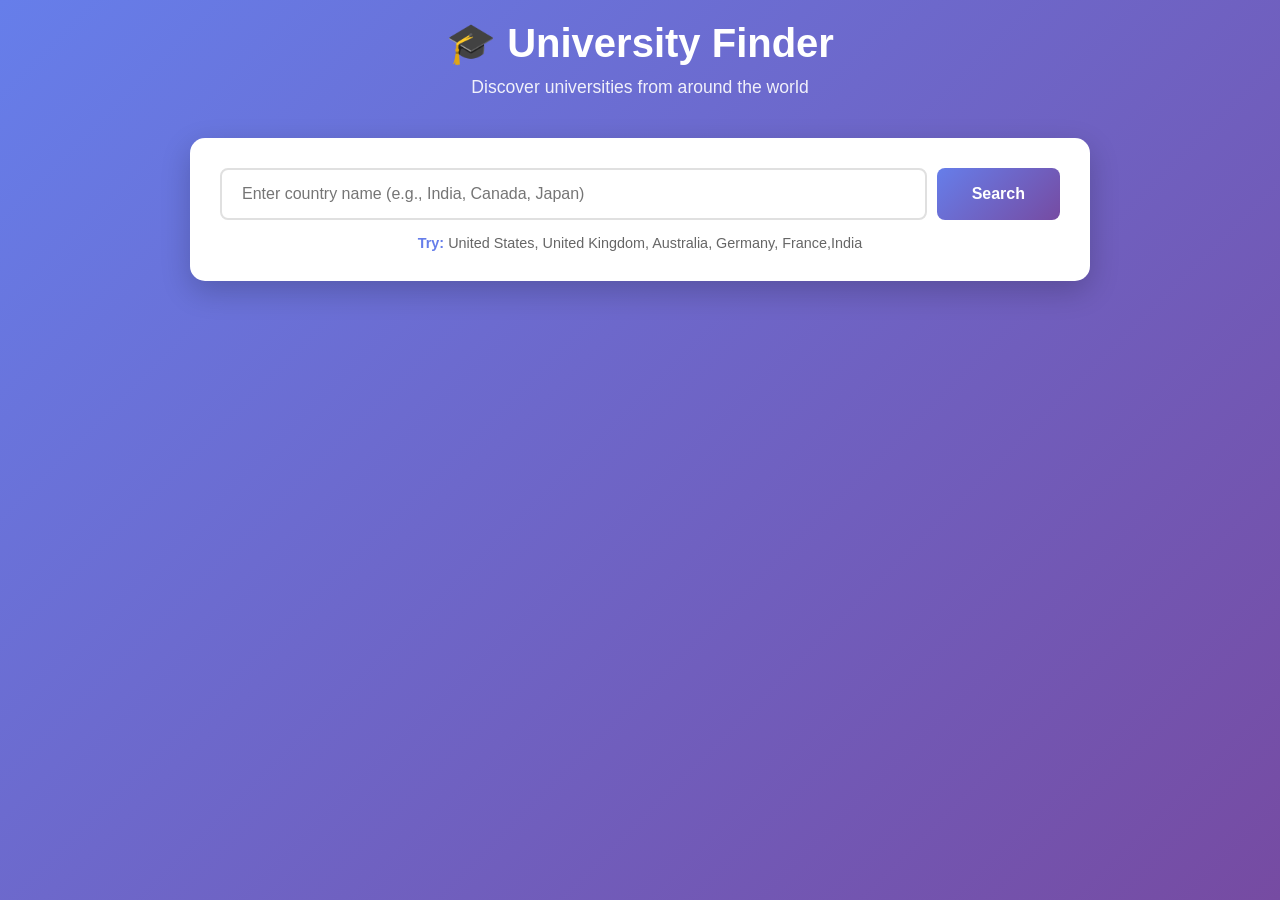
<file: Week10/index.html>
<!DOCTYPE html>
<html lang="en">
<head>
    <meta charset="UTF-8">
    <meta name="viewport" content="width=device-width, initial-scale=1.0">
    <title>University Finder</title>
    <link rel="stylesheet" href="style.css">
   
</head>
<body>
    <div class="container">
        <div class="header">
            <h1>🎓 University Finder</h1>
            <p>Discover universities from around the world</p>
        </div>

        <div class="search-box">
            <div class="input-group">
                <input 
                    type="text" 
                    id="countryInput" 
                    placeholder="Enter country name (e.g., India, Canada, Japan)"
                    autocomplete="off"
                >
                <button id="searchBtn">Search</button>
            </div>
            <div class="examples">
                <strong>Try:</strong> United States, United Kingdom, Australia, Germany, France,India
            </div>
        </div>

        <div class="loading" id="loading">
            <div class="spinner"></div>
            <p>Searching for universities...</p>
        </div>

        <div class="error-message" id="errorMessage"></div>

        <div class="results-info" id="resultsInfo"></div>

        <div class="no-results" id="noResults">
            <h3>😕 No Universities Found</h3>
            <p>Try searching for a different country or check your spelling.</p>
        </div>

        <div id="results"></div>
    </div>

    <script>
     
        const countryInput = document.getElementById('countryInput');
        const searchBtn = document.getElementById('searchBtn');
        const resultsDiv = document.getElementById('results');
        const loadingDiv = document.getElementById('loading');
        const errorDiv = document.getElementById('errorMessage');
        const noResultsDiv = document.getElementById('noResults');
        const resultsInfoDiv = document.getElementById('resultsInfo');

    
        searchBtn.addEventListener('click', searchUniversities);

   
        countryInput.addEventListener('keypress', (e) => {
            if (e.key === 'Enter') {
                searchUniversities();
            }
        });

   
        async function searchUniversities() {
           
            const country = countryInput.value.trim();

    
            if (country === '') {
                showError('Please enter a country name!');
                return;
            }

            clearResults();

       
            loadingDiv.classList.add('show');
            searchBtn.disabled = true;

            try {
           
                const response = await fetch(
                    `https://universities.hipolabs.com/search?country=${encodeURIComponent(country)}`
                );

             
                if (!response.ok) {
                    throw new Error('Failed to fetch universities. Please try again.');
                }
                const universities = await response.json();

                loadingDiv.classList.remove('show');
                searchBtn.disabled = false;

           
                if (universities.length === 0) {
                    noResultsDiv.classList.add('show');
                    return;
                }

              
                displayResults(universities, country);

            } catch (error) {
              
                loadingDiv.classList.remove('show');
                searchBtn.disabled = false;
                showError(error.message || 'Something went wrong. Please try again.');
                console.error('Error:', error);
            }
        }

   
        function displayResults(universities, country) {
     
            resultsInfoDiv.innerHTML = `
                <h3>Found ${universities.length} ${universities.length === 1 ? 'university' : 'universities'} in ${country}</h3>
            `;
            resultsInfoDiv.classList.add('show');

         
            universities.forEach(uni => {
            
                const card = document.createElement('div');
                card.className = 'university-card';

               
                card.innerHTML = `
                    <h3>${uni.name}</h3>
                    
                    ${uni['state-province'] ? `
                        <div class="university-info">
                            <strong>📍 Location:</strong>
                            <span>${uni['state-province']}</span>
                        </div>
                    ` : ''}
                    
                    <div class="university-info">
                        <strong>🌐 Website:</strong>
                        <span>${uni.web_pages && uni.web_pages.length > 0 ? uni.web_pages[0] : 'N/A'}</span>
                    </div>
                    
                    ${uni.web_pages && uni.web_pages.length > 0 ? `
                        <a href="${uni.web_pages[0]}" target="_blank" class="website-link">
                            Visit Website →
                        </a>
                    ` : ''}
                `;

                resultsDiv.appendChild(card);
              
            });
        }

    
        function showError(message) {
            errorDiv.textContent = message;
            errorDiv.classList.add('show');
            
            
            setTimeout(() => {
                errorDiv.classList.remove('show');
            }, 5000);
        }

     
        function clearResults() {
            resultsDiv.innerHTML = '';
            errorDiv.classList.remove('show');
            noResultsDiv.classList.remove('show');
            resultsInfoDiv.classList.remove('show');
        }
    </script>
</body>
</html>
</file>
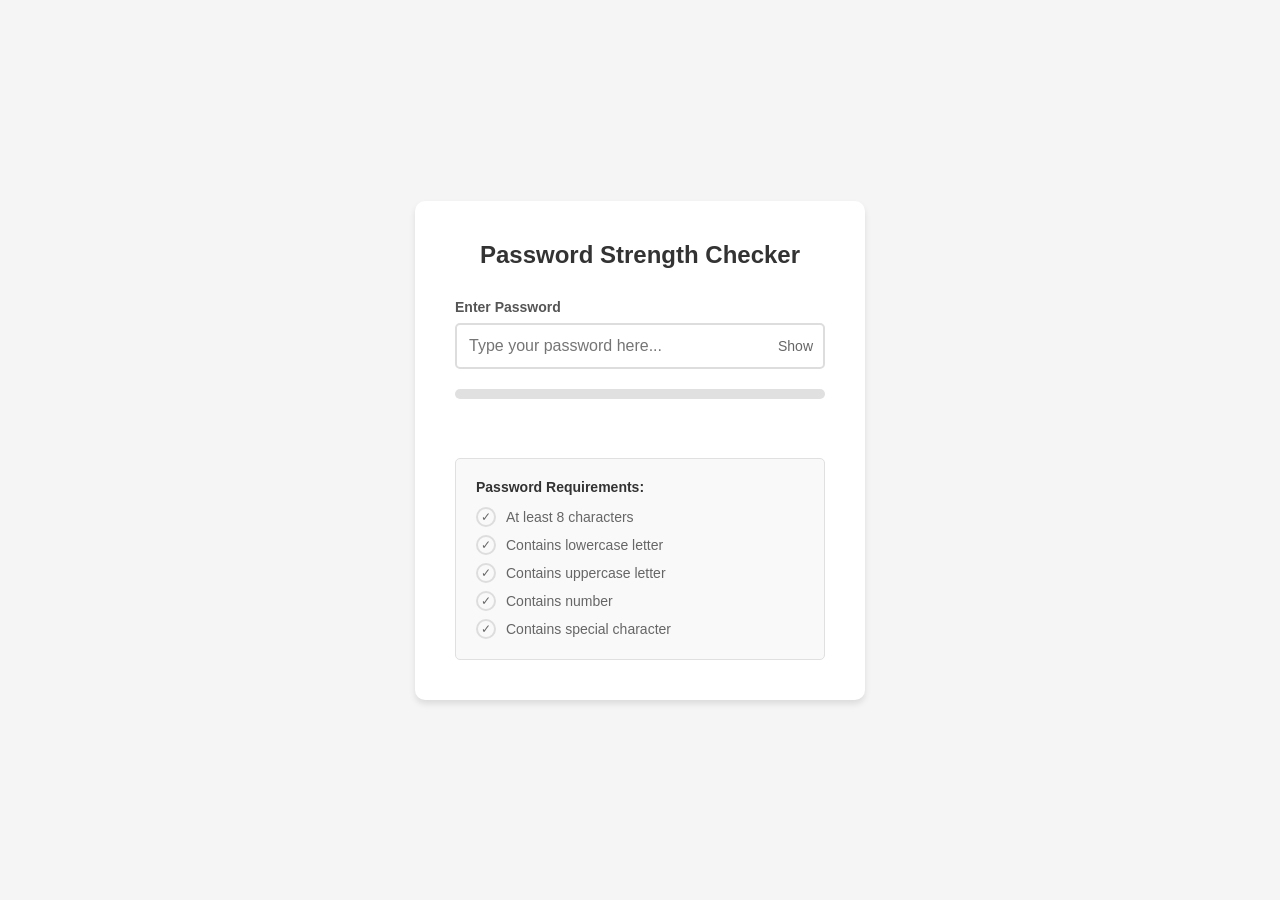
<file: Assignment/Password Checker/index.html>
<!DOCTYPE html>
<html lang="en">
<head>
    <meta charset="UTF-8">
    <meta name="viewport" content="width=device-width, initial-scale=1.0">
    <title>Password Strength Checker</title>
    <style>
        * {
            margin: 0;
            padding: 0;
            box-sizing: border-box;
        }

        body {
            font-family: Arial, sans-serif;
            background-color: #f5f5f5;
            display: flex;
            justify-content: center;
            align-items: center;
            min-height: 100vh;
            padding: 20px;
        }

        .container {
            background-color: white;
            padding: 40px;
            border-radius: 10px;
            box-shadow: 0 4px 6px rgba(0, 0, 0, 0.1);
            max-width: 450px;
            width: 100%;
        }

        h1 {
            text-align: center;
            color: #333;
            margin-bottom: 30px;
            font-size: 24px;
        }

        .input-group {
            margin-bottom: 20px;
        }

        label {
            display: block;
            margin-bottom: 8px;
            color: #555;
            font-size: 14px;
            font-weight: bold;
        }

        input[type="password"],
        input[type="text"] {
            width: 100%;
            padding: 12px;
            border: 2px solid #ddd;
            border-radius: 5px;
            font-size: 16px;
            transition: border-color 0.3s;
        }

        input[type="password"]:focus,
        input[type="text"]:focus {
            outline: none;
            border-color: #4CAF50;
        }

        .strength-bar-container {
            width: 100%;
            height: 10px;
            background-color: #e0e0e0;
            border-radius: 5px;
            margin-bottom: 15px;
            overflow: hidden;
        }

        .strength-bar {
            height: 100%;
            width: 0%;
            transition: width 0.3s, background-color 0.3s;
            border-radius: 5px;
        }

        .strength-bar.weak {
            width: 33%;
            background-color: #f44336;
        }

        .strength-bar.medium {
            width: 66%;
            background-color: #ff9800;
        }

        .strength-bar.strong {
            width: 100%;
            background-color: #4CAF50;
        }

        .strength-text {
            text-align: center;
            font-size: 16px;
            font-weight: bold;
            margin-bottom: 20px;
            min-height: 24px;
        }

        .strength-text.weak {
            color: #f44336;
        }

        .strength-text.medium {
            color: #ff9800;
        }

        .strength-text.strong {
            color: #4CAF50;
        }

        .requirements {
            background-color: #f9f9f9;
            padding: 20px;
            border-radius: 5px;
            border: 1px solid #e0e0e0;
        }

        .requirements h3 {
            font-size: 14px;
            color: #333;
            margin-bottom: 12px;
        }

        .requirement-item {
            display: flex;
            align-items: center;
            margin-bottom: 8px;
            font-size: 14px;
            color: #666;
        }

        .requirement-item:last-child {
            margin-bottom: 0;
        }

        .requirement-icon {
            width: 20px;
            height: 20px;
            border-radius: 50%;
            border: 2px solid #ddd;
            margin-right: 10px;
            display: flex;
            align-items: center;
            justify-content: center;
            font-size: 12px;
            transition: all 0.3s;
        }

        .requirement-item.met .requirement-icon {
            background-color: #4CAF50;
            border-color: #4CAF50;
            color: white;
        }

        .requirement-item.met {
            color: #4CAF50;
        }

        .toggle-password {
            position: absolute;
            right: 12px;
            top: 50%;
            transform: translateY(-50%);
            cursor: pointer;
            color: #666;
            font-size: 14px;
            user-select: none;
        }

        .toggle-password:hover {
            color: #333;
        }

        .password-wrapper {
            position: relative;
        }

        @media (max-width: 500px) {
            .container {
                padding: 30px 20px;
            }

            h1 {
                font-size: 20px;
            }
        }
    </style>
</head>
<body>
    <div class="container">
        <h1>Password Strength Checker</h1>
        
        <div class="input-group">
            <label for="password">Enter Password</label>
            <div class="password-wrapper">
                <input type="password" id="password" placeholder="Type your password here...">
                <span class="toggle-password" onclick="togglePassword()">Show</span>
            </div>
        </div>

        <div class="strength-bar-container">
            <div class="strength-bar" id="strengthBar"></div>
        </div>

        <div class="strength-text" id="strengthText"></div>

        <div class="requirements">
            <h3>Password Requirements:</h3>
            <div class="requirement-item" id="lengthReq">
                <div class="requirement-icon">✓</div>
                <span>At least 8 characters</span>
            </div>
            <div class="requirement-item" id="lowercaseReq">
                <div class="requirement-icon">✓</div>
                <span>Contains lowercase letter</span>
            </div>
            <div class="requirement-item" id="uppercaseReq">
                <div class="requirement-icon">✓</div>
                <span>Contains uppercase letter</span>
            </div>
            <div class="requirement-item" id="numberReq">
                <div class="requirement-icon">✓</div>
                <span>Contains number</span>
            </div>
            <div class="requirement-item" id="specialReq">
                <div class="requirement-icon">✓</div>
                <span>Contains special character</span>
            </div>
        </div>
    </div>

    <script>
        const passwordInput = document.getElementById('password');
        const strengthBar = document.getElementById('strengthBar');
        const strengthText = document.getElementById('strengthText');
        const lengthReq = document.getElementById('lengthReq');
        const lowercaseReq = document.getElementById('lowercaseReq');
        const uppercaseReq = document.getElementById('uppercaseReq');
        const numberReq = document.getElementById('numberReq');
        const specialReq = document.getElementById('specialReq');

        passwordInput.addEventListener('input', checkPasswordStrength);

        function checkPasswordStrength() {
            const password = passwordInput.value;
            
            if (password.length === 0) {
                resetStrength();
                return;
            }

            const hasLength = password.length >= 8;
            const hasLowercase = /[a-z]/.test(password);
            const hasUppercase = /[A-Z]/.test(password);
            const hasNumber = /[0-9]/.test(password);
            const hasSpecial = /[!@#$%^&*()_+\-=\[\]{};':"\\|,.<>\/?]/.test(password);

            updateRequirement(lengthReq, hasLength);
            updateRequirement(lowercaseReq, hasLowercase);
            updateRequirement(uppercaseReq, hasUppercase);
            updateRequirement(numberReq, hasNumber);
            updateRequirement(specialReq, hasSpecial);

            let strength = 0;
            if (hasLength) strength++;
            if (hasLowercase) strength++;
            if (hasUppercase) strength++;
            if (hasNumber) strength++;
            if (hasSpecial) strength++;

            updateStrengthDisplay(strength);
        }

        function updateRequirement(element, isMet) {
            if (isMet) {
                element.classList.add('met');
            } else {
                element.classList.remove('met');
            }
        }

        function updateStrengthDisplay(strength) {
            strengthBar.className = 'strength-bar';
            strengthText.className = 'strength-text';

            if (strength <= 2) {
                strengthBar.classList.add('weak');
                strengthText.classList.add('weak');
                strengthText.textContent = 'Weak';
            } else if (strength <= 4) {
                strengthBar.classList.add('medium');
                strengthText.classList.add('medium');
                strengthText.textContent = 'Medium';
            } else {
                strengthBar.classList.add('strong');
                strengthText.classList.add('strong');
                strengthText.textContent = 'Strong';
            }
        }

        function resetStrength() {
            strengthBar.className = 'strength-bar';
            strengthText.className = 'strength-text';
            strengthText.textContent = '';
            
            lengthReq.classList.remove('met');
            lowercaseReq.classList.remove('met');
            uppercaseReq.classList.remove('met');
            numberReq.classList.remove('met');
            specialReq.classList.remove('met');
        }

        function togglePassword() {
            const toggleBtn = document.querySelector('.toggle-password');
            if (passwordInput.type === 'password') {
                passwordInput.type = 'text';
                toggleBtn.textContent = 'Hide';
            } else {
                passwordInput.type = 'password';
                toggleBtn.textContent = 'Show';
            }
        }
    </script>
</body>
</html>
</file>
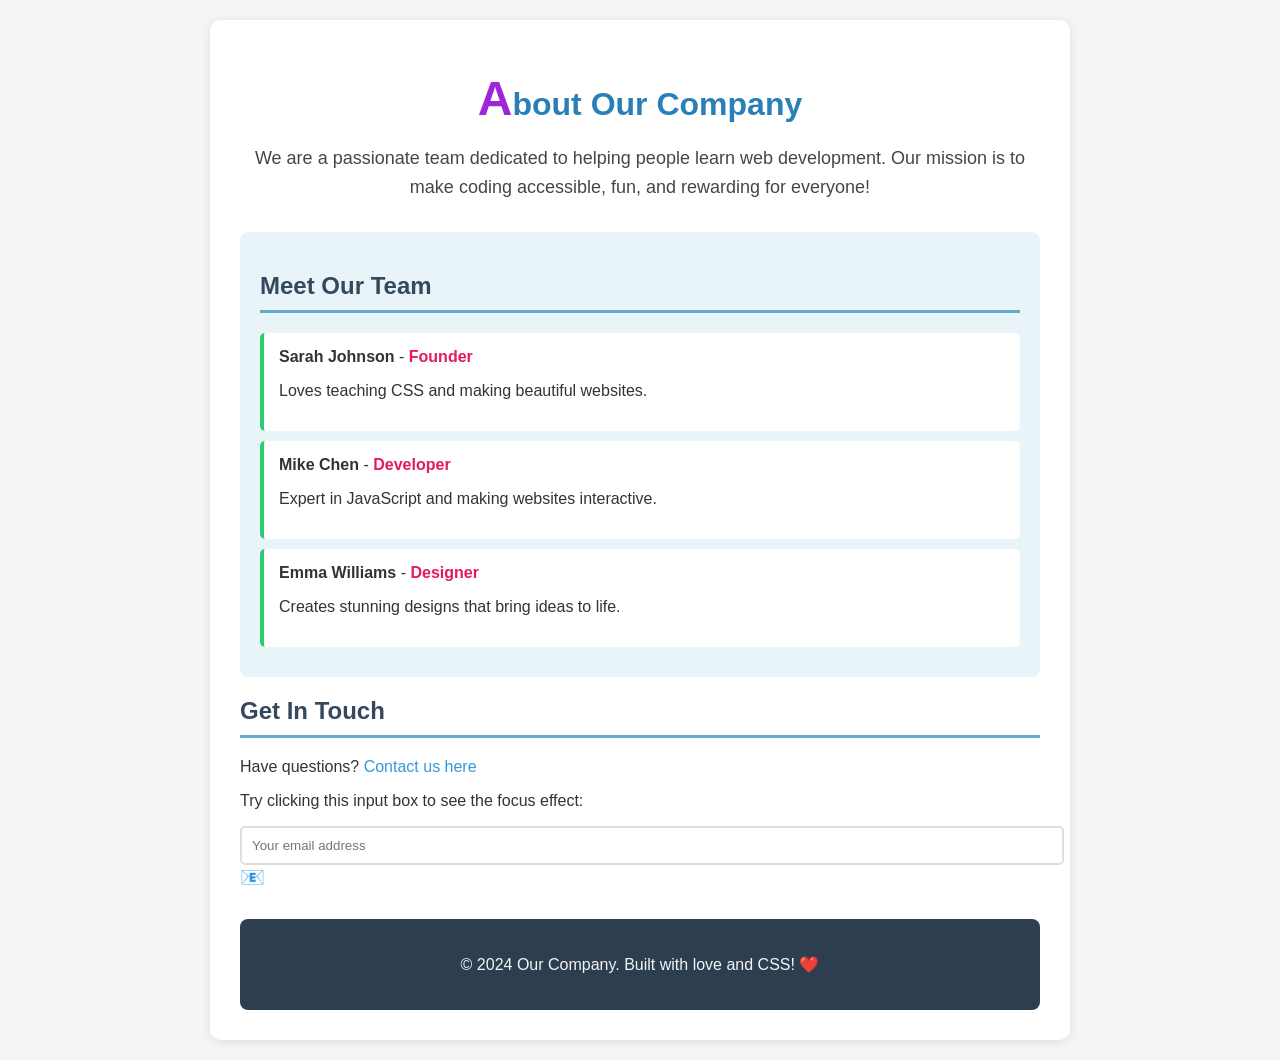
<file: Week2/AboutUS/index.html>
<!DOCTYPE html>
<html lang="en">
<head>
  <meta charset="UTF-8">
  <meta name="viewport" content="width=device-width, initial-scale=1.0">
  <title>About Us - CSS Learning</title>
  <style>

    body {
      font-family: Arial, sans-serif;
      background-color: #f5f5f5; 
      color: #333333; 
      margin: 0;
      padding: 20px;
    }

   
    h1 {
      text-align: center;
      color: rgb(41, 128, 185); /* Blue color */
      margin-bottom: 10px;
    }

    /* PSEUDO-ELEMENT SELECTOR - Targets the first letter of <h1> */
    /* Using HSL color format (Hue, Saturation, Lightness) */
    h1::first-letter {
      font-size: 150%;
      color: hsl(280, 70%, 50%); /* Purple color */
      font-weight: bold;
    }

    /* CLASS SELECTOR - Targets elements with class="container" */
    .container {
      max-width: 800px;
      margin: 0 auto;
      background-color: white;
      padding: 30px;
      border-radius: 10px;
      box-shadow: 0 2px 10px rgba(0, 0, 0, 0.1);
    }

    /* CLASS SELECTOR - Targets elements with class="description" */
    /* Using RGBA color format (Red, Green, Blue, Alpha/transparency) */
    .description {
      text-align: center;
      font-size: 18px;
      line-height: 1.6;
      color: rgba(50, 50, 50, 0.9); /* Almost black with slight transparency */
      margin-bottom: 30px;
    }

    /* ID SELECTOR - Targets the element with id="team-section" */
    /* Using HEX color */
    #team-section {
      background-color: #e8f4f8; /* Very light blue */
      padding: 20px;
      border-radius: 8px;
      margin-bottom: 20px;
    }

    /* ELEMENT SELECTOR - Targets all <h2> elements */
    h2 {
      color: rgb(52, 73, 94); /* Dark blue-gray */
      border-bottom: 3px solid hsl(200, 50%, 60%); /* Light blue border */
      padding-bottom: 10px;
    }

    /* CLASS SELECTOR - Targets elements with class="team-member" */
    .team-member {
      background-color: white;
      padding: 15px;
      margin: 10px 0;
      border-radius: 5px;
      border-left: 4px solid rgb(46, 204, 113); /* Green accent */
    }

    /* ATTRIBUTE SELECTOR - Targets all elements with a "data-role" attribute */
    [data-role] {
      font-weight: bold;
      color: hsl(340, 80%, 50%); /* Pink-red color */
    }

    /* PSEUDO-CLASS SELECTOR - Targets links when you hover over them */
    /* Using RGBA for hover effect */
    .contact-link:hover {
      background-color: rgba(52, 152, 219, 0.2); /* Light blue with transparency */
      color: rgb(41, 128, 185);
      padding: 5px 10px;
      border-radius: 5px;
      transition: all 0.3s ease;
    }

    /* PSEUDO-CLASS SELECTOR - Targets links when they are active (being clicked) */
    .contact-link:active {
      background-color: rgba(52, 152, 219, 0.4); /* Darker blue when clicked */
    }

    /* CLASS SELECTOR with PSEUDO-ELEMENT - Adds content after the element */
    .contact-info::after {
      content: " 📧"; /* Adds an email icon after the text */
      font-size: 20px;
    }

    /* ELEMENT SELECTOR - Targets all <a> (link) elements */
    a {
      color: #3498db; /* Blue using HEX */
      text-decoration: none;
    }

    /* ID SELECTOR - Targets the element with id="footer" */
    #footer {
      text-align: center;
      margin-top: 30px;
      padding: 20px;
      background-color: rgb(44, 62, 80); /* Dark blue-gray */
      color: rgba(255, 255, 255, 0.95); /* Almost white with slight transparency */
      border-radius: 8px;
    }

    /* PSEUDO-CLASS SELECTOR - Targets input fields when they are focused (clicked into) */
    input:focus {
      outline: 3px solid hsl(140, 60%, 50%); /* Green outline */
      background-color: rgba(46, 204, 113, 0.1); /* Very light green background */
    }
  </style>
</head>
<body>

  <!-- Main container using CLASS selector -->
  <div class="container">
    
    <!-- Heading using ELEMENT selector and PSEUDO-ELEMENT for first letter -->
    <h1>About Our Company</h1>
    
    <!-- Description using CLASS selector -->
    <p class="description">
      We are a passionate team dedicated to helping people learn web development. 
      Our mission is to make coding accessible, fun, and rewarding for everyone!
    </p>

    <!-- Team section using ID selector -->
    <div id="team-section">
      <h2>Meet Our Team</h2>
      
      <!-- Team members using CLASS selector and ATTRIBUTE selector -->
      <div class="team-member">
        <strong>Sarah Johnson</strong> - <span data-role="Founder">Founder</span>
        <p>Loves teaching CSS and making beautiful websites.</p>
      </div>
      
      <div class="team-member">
        <strong>Mike Chen</strong> - <span data-role="Developer">Developer</span>
        <p>Expert in JavaScript and making websites interactive.</p>
      </div>
      
      <div class="team-member">
        <strong>Emma Williams</strong> - <span data-role="Designer">Designer</span>
        <p>Creates stunning designs that bring ideas to life.</p>
      </div>
    </div>

    <!-- Contact section using PSEUDO-CLASS and PSEUDO-ELEMENT selectors -->
    <div class="contact-info">
      <h2>Get In Touch</h2>
      <p>
        Have questions? 
        <a href="mailto:hello@example.com" class="contact-link">Contact us here</a>
      </p>
      
      <!-- Demo input to show :focus pseudo-class -->
      <p>Try clicking this input box to see the focus effect:</p>
      <input type="text" placeholder="Your email address" style="padding: 10px; width: 100%; border: 2px solid #ddd; border-radius: 5px;">
    </div>

    <!-- Footer using ID selector -->
    <div id="footer">
      <p>© 2024 Our Company. Built with love and CSS! ❤️</p>
    </div>

  </div>

</body>
</html>
</file>
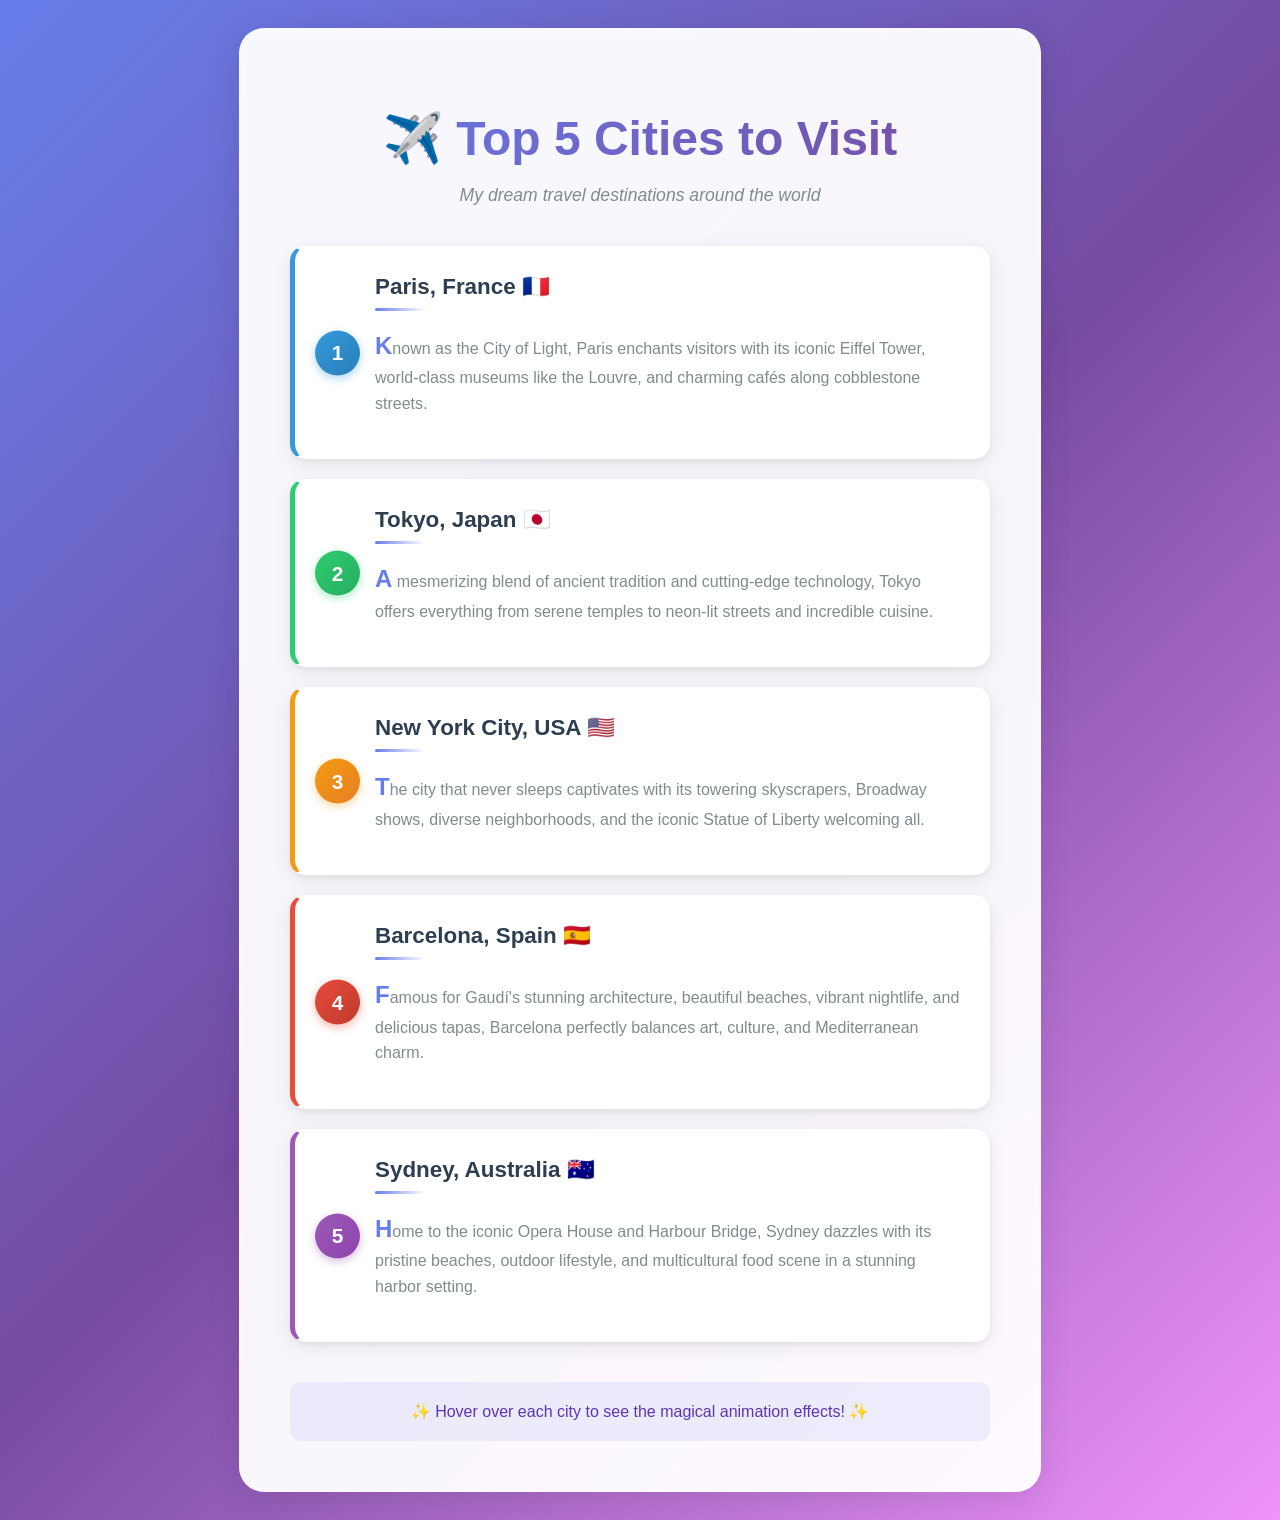
<file: Week2/Cities/index.html>
<!DOCTYPE html>
<html lang="en">
<head>
    <meta charset="UTF-8">
    <meta name="viewport" content="width=device-width, initial-scale=1.0">
    <title>Top 5 Cities to Visit</title>
    
    <style>
        /* ============================================
           GENERAL PAGE STYLING
           ============================================ */
        
        body {
            font-family: 'Trebuchet MS', sans-serif;
            /* Creates a beautiful gradient background */
            background: linear-gradient(135deg, #667eea 0%, #764ba2 50%, #f093fb 100%);
            min-height: 100vh;
            display: flex;
            justify-content: center;
            align-items: center;
            padding: 20px;
        }
        
        /* ============================================
           CONTAINER WITH GLASS EFFECT
           ============================================ */
        
        .container {
            background: rgba(255, 255, 255, 0.95); /* Semi-transparent white */
            backdrop-filter: blur(10px); /* Blurs the background behind */
            padding: 50px;
            border-radius: 25px;
            /* Creates multiple shadows for depth */
            box-shadow: 
                0 8px 32px rgba(0, 0, 0, 0.1),
                0 2px 8px rgba(255, 255, 255, 0.5) inset;
            max-width: 700px;
            width: 100%;
            border: 1px solid rgba(255, 255, 255, 0.3);
        }
        
        /* ============================================
           HEADING STYLING WITH GRADIENT TEXT
           ============================================ */
        
        h1 {
            /* Creates gradient text effect */
            background: linear-gradient(135deg, #667eea 0%, #764ba2 100%);
            -webkit-background-clip: text; /* Clips background to text */
            -webkit-text-fill-color: transparent; /* Makes text transparent */
            background-clip: text;
            text-align: center;
            font-size: 3em;
            margin-bottom: 15px;
            font-weight: bold;
        }
        
        /* Adds airplane emoji before heading */
        h1::before {
            content: "✈️ ";
            -webkit-text-fill-color: initial; /* Shows emoji in normal color */
        }
        
        .subtitle {
            text-align: center;
            color: #7f8c8d;
            font-size: 1.1em;
            margin-bottom: 40px;
            font-style: italic;
        }
        
        /* ============================================
           ORDERED LIST STYLING
           Custom number styling with counter
           ============================================ */
        
        ol {
            list-style: none; /* Removes default numbers */
            padding: 0;
            margin: 0;
            counter-reset: city-counter; /* Creates a custom counter named "city-counter" */
        }
        
        /* ELEMENT SELECTOR: Styles ALL list items */
        li {
            counter-increment: city-counter; /* Increases counter by 1 for each item */
            position: relative; /* Needed for positioning the custom number */
            padding: 25px 25px 25px 80px; /* Extra left padding for the number circle */
            margin: 20px 0;
            background: white;
            border-radius: 15px;
            /* Creates a beautiful shadow */
            box-shadow: 
                0 5px 20px rgba(0, 0, 0, 0.08),
                0 2px 5px rgba(0, 0, 0, 0.05);
            /* Smooth transition for hover effects */
            transition: all 0.3s cubic-bezier(0.4, 0, 0.2, 1);
            /* Border that will change color on hover */
            border: 2px solid transparent;
        }
        
        /* PSEUDO-ELEMENT: Creates custom number circle using ::before */
        li::before {
            content: counter(city-counter); /* Displays the counter number */
            position: absolute;
            left: 20px;
            top: 50%;
            transform: translateY(-50%); /* Centers vertically */
            width: 45px;
            height: 45px;
            /* Creates a circular gradient background */
            background: linear-gradient(135deg, #667eea 0%, #764ba2 100%);
            color: white;
            /* Centers the number inside the circle */
            display: flex;
            justify-content: center;
            align-items: center;
            border-radius: 50%; /* Makes it circular */
            font-weight: bold;
            font-size: 1.3em;
            /* Shadow for the number circle */
            box-shadow: 0 3px 10px rgba(102, 126, 234, 0.4);
        }
        
        /* PSEUDO-CLASS: Hover effect for list items */
        li:hover {
            transform: translateY(-5px) scale(1.02); /* Lifts up and slightly grows */
            box-shadow: 
                0 15px 40px rgba(0, 0, 0, 0.15),
                0 5px 15px rgba(0, 0, 0, 0.1);
            border-color: #667eea; /* Purple border appears */
        }
        
        /* Changes number circle on hover */
        li:hover::before {
            transform: translateY(-50%) rotate(360deg); /* Spins the number! */
            background: linear-gradient(135deg, #f093fb 0%, #f5576c 100%); /* Pink gradient */
            box-shadow: 0 5px 15px rgba(240, 147, 251, 0.5);
        }
        
        /* ============================================
           DIFFERENT COLORS FOR EACH CITY
           Using :nth-child pseudo-class
           ============================================ */
        
        /* First city - Blue theme */
        li:nth-child(1) {
            border-left: 5px solid #3498db;
        }
        
        li:nth-child(1)::before {
            background: linear-gradient(135deg, #3498db 0%, #2980b9 100%);
            box-shadow: 0 3px 10px rgba(52, 152, 219, 0.4);
        }
        
        /* Second city - Green theme */
        li:nth-child(2) {
            border-left: 5px solid #2ecc71;
        }
        
        li:nth-child(2)::before {
            background: linear-gradient(135deg, #2ecc71 0%, #27ae60 100%);
            box-shadow: 0 3px 10px rgba(46, 204, 113, 0.4);
        }
        
        /* Third city - Orange theme */
        li:nth-child(3) {
            border-left: 5px solid #f39c12;
        }
        
        li:nth-child(3)::before {
            background: linear-gradient(135deg, #f39c12 0%, #e67e22 100%);
            box-shadow: 0 3px 10px rgba(243, 156, 18, 0.4);
        }
        
        /* Fourth city - Red theme */
        li:nth-child(4) {
            border-left: 5px solid #e74c3c;
        }
        
        li:nth-child(4)::before {
            background: linear-gradient(135deg, #e74c3c 0%, #c0392b 100%);
            box-shadow: 0 3px 10px rgba(231, 76, 60, 0.4);
        }
        
        /* Fifth city - Purple theme */
        li:nth-child(5) {
            border-left: 5px solid #9b59b6;
        }
        
        li:nth-child(5)::before {
            background: linear-gradient(135deg, #9b59b6 0%, #8e44ad 100%);
            box-shadow: 0 3px 10px rgba(155, 89, 182, 0.4);
        }
        
        /* ============================================
           CITY NAME AND DESCRIPTION STYLING
           ============================================ */
        
        .city-name {
            font-size: 1.4em;
            font-weight: bold;
            color: #2c3e50;
            display: block;
            margin-bottom: 8px;
        }
        
        /* PSEUDO-ELEMENT: Adds decorative line after city name */
        .city-name::after {
            content: "";
            display: block;
            width: 50px;
            height: 3px;
            background: linear-gradient(90deg, #667eea 0%, transparent 100%);
            margin-top: 8px;
            border-radius: 2px;
        }
        
        .city-description {
            color: #7f8c8d;
            line-height: 1.6;
            font-size: 1em;
        }
        
        /* PSEUDO-ELEMENT: Makes first letter of description larger */
        .city-description::first-letter {
            font-size: 1.5em;
            font-weight: bold;
            color: #667eea;
        }
        
        /* ============================================
           FOOTER NOTE
           ============================================ */
        
        .note {
            text-align: center;
            margin-top: 40px;
            padding: 20px;
            background: rgba(102, 126, 234, 0.1);
            border-radius: 10px;
            color: #5e35b1;
            font-weight: 500;
        }
        
        /* Adds sparkle emoji using ::before */
        .note::before {
            content: "✨ ";
        }
        
        /* Adds sparkle emoji using ::after */
        .note::after {
            content: " ✨";
        }
        
    </style>
</head>
<body>
    
    <div class="container">
        
        <!-- Heading with gradient text effect -->
        <h1>Top 5 Cities to Visit</h1>
        <p class="subtitle">My dream travel destinations around the world</p>
        
        <!-- ORDERED LIST with custom styling -->
        <ol>
            
            <!-- Each list item has custom number and styling -->
            <li>
                <span class="city-name">Paris, France 🇫🇷</span>
                <p class="city-description">
                    Known as the City of Light, Paris enchants visitors with its iconic 
                    Eiffel Tower, world-class museums like the Louvre, and charming cafés 
                    along cobblestone streets.
                </p>
            </li>
            
            <li>
                <span class="city-name">Tokyo, Japan 🇯🇵</span>
                <p class="city-description">
                    A mesmerizing blend of ancient tradition and cutting-edge technology, 
                    Tokyo offers everything from serene temples to neon-lit streets and 
                    incredible cuisine.
                </p>
            </li>
            
            <li>
                <span class="city-name">New York City, USA 🇺🇸</span>
                <p class="city-description">
                    The city that never sleeps captivates with its towering skyscrapers, 
                    Broadway shows, diverse neighborhoods, and the iconic Statue of Liberty 
                    welcoming all.
                </p>
            </li>
            
            <li>
                <span class="city-name">Barcelona, Spain 🇪🇸</span>
                <p class="city-description">
                    Famous for Gaudí's stunning architecture, beautiful beaches, vibrant 
                    nightlife, and delicious tapas, Barcelona perfectly balances art, 
                    culture, and Mediterranean charm.
                </p>
            </li>
            
            <li>
                <span class="city-name">Sydney, Australia 🇦🇺</span>
                <p class="city-description">
                    Home to the iconic Opera House and Harbour Bridge, Sydney dazzles with 
                    its pristine beaches, outdoor lifestyle, and multicultural food scene 
                    in a stunning harbor setting.
                </p>
            </li>
            
        </ol>
        
        <div class="note">
            Hover over each city to see the magical animation effects!
        </div>
        
    </div>

</body>
</html>
</file>
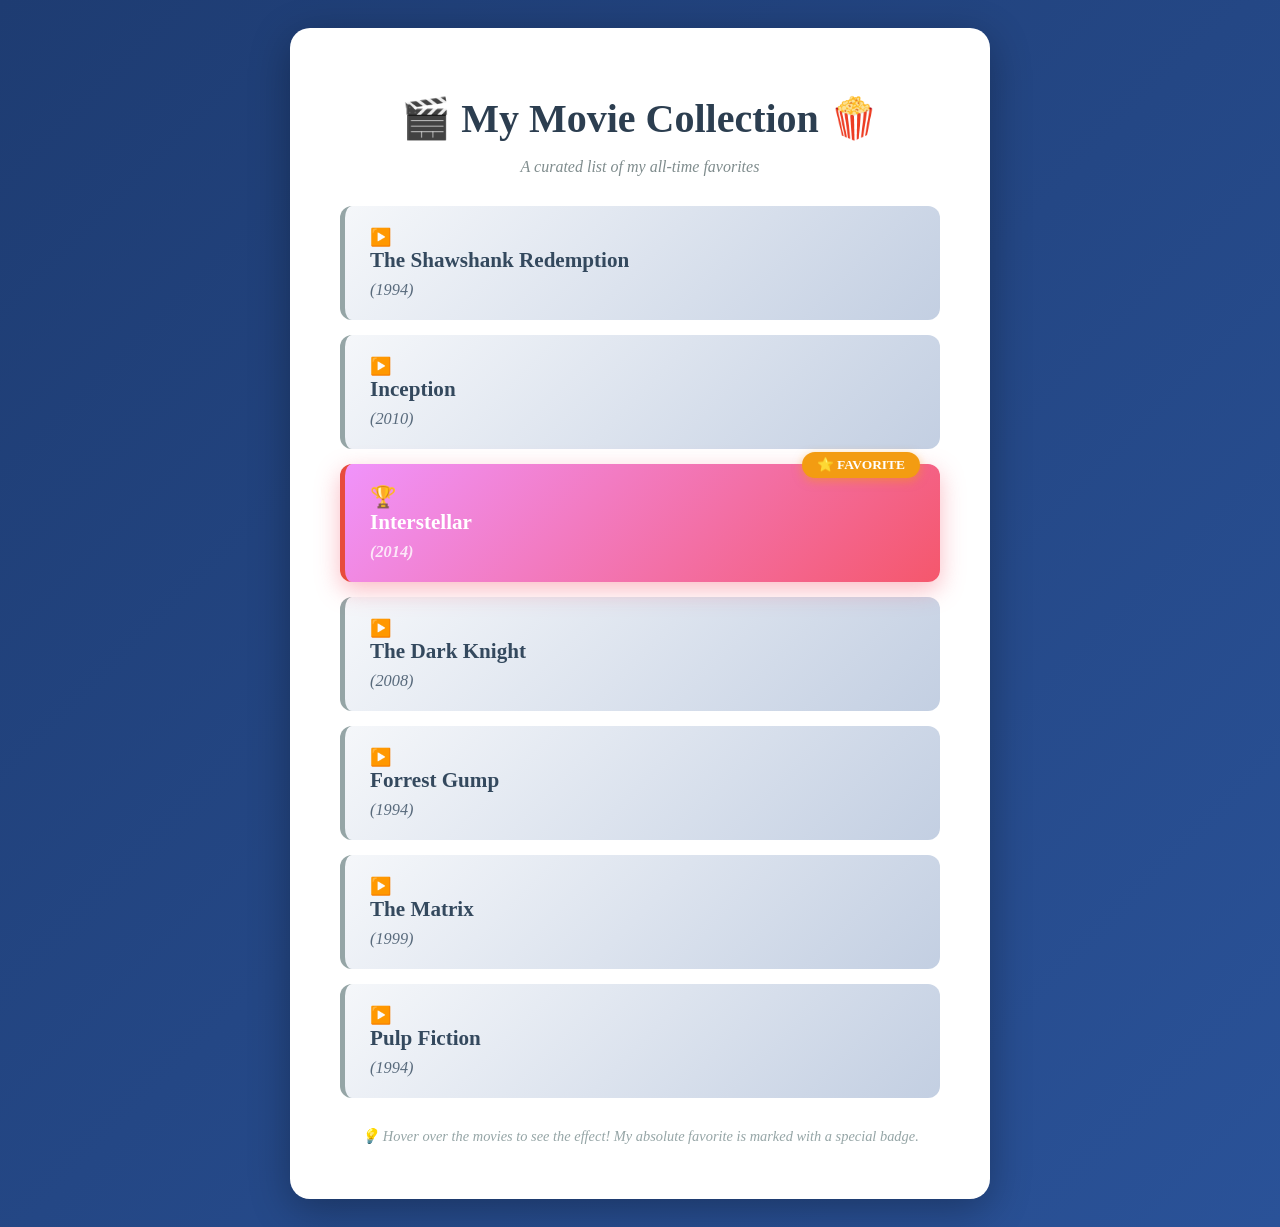
<file: Week2/Movie/index.html>
<!DOCTYPE html>
<html lang="en">
<head>
    <meta charset="UTF-8">
    <meta name="viewport" content="width=device-width, initial-scale=1.0">
    <title>My Favorite Movies</title>
    
    <style>
        /* ============================================
           GENERAL PAGE STYLING
           ============================================ */
        
        body {
            font-family: 'Georgia', serif;
            background: linear-gradient(135deg, #1e3c72 0%, #2a5298 100%); /* Blue gradient */
            min-height: 100vh; /* Full viewport height */
            display: flex; /* Flexbox for centering */
            justify-content: center; /* Center horizontally */
            align-items: center; /* Center vertically */
            padding: 20px;
        }
        
        /* ============================================
           CONTAINER STYLING
           ============================================ */
        
        .container {
            background: white;
            padding: 40px 50px;
            border-radius: 20px;
            box-shadow: 0 10px 40px rgba(0, 0, 0, 0.3);
            max-width: 600px;
            width: 100%;
        }
        
        /* ============================================
           HEADING STYLING
           ============================================ */
        
        h1 {
            color: #2c3e50; /* Dark gray */
            text-align: center;
            margin-bottom: 10px;
            font-size: 2.5em;
        }
        
        /* Add a movie emoji before the heading using ::before */
        h1::before {
            content: "🎬 ";
        }
        
        /* Add a popcorn emoji after the heading using ::after */
        h1::after {
            content: " 🍿";
        }
        
        .subtitle {
            text-align: center;
            color: #7f8c8d; /* Gray */
            font-style: italic;
            margin-bottom: 30px;
        }
        
        /* ============================================
           UNORDERED LIST STYLING
           ============================================ */
        
        ul {
            list-style: none; /* Removes default bullets */
            padding: 0;
            margin: 0;
        }
        
        /* ELEMENT SELECTOR: Style ALL list items */
        li {
            background: linear-gradient(135deg, #f5f7fa 0%, #c3cfe2 100%); /* Gray gradient */
            padding: 20px 25px;
            margin: 15px 0;
            border-radius: 12px;
            font-size: 1.2em;
            color: #34495e; /* Dark blue-gray */
            transition: all 0.3s ease; /* Smooth animation */
            border-left: 5px solid #95a5a6; /* Gray left border */
            cursor: pointer; /* Shows it's interactive */
        }
        
        /* PSEUDO-CLASS: Hover effect for ALL list items */
        li:hover {
            transform: translateX(10px); /* Slides to the right */
            box-shadow: 0 5px 20px rgba(0, 0, 0, 0.2);
            background: linear-gradient(135deg, #e0e5ec 0%, #b8c6db 100%);
        }
        
        /* PSEUDO-ELEMENT: Add custom bullet point using ::before */
        li::before {
            content: "▶️ "; /* Movie play button emoji */
            margin-right: 10px;
            font-size: 0.9em;
        }
        
        /* ============================================
           FAVORITE MOVIE - SPECIAL STYLING
           Using CLASS SELECTOR
           ============================================ */
        
        .favorite {
            background: linear-gradient(135deg, #f093fb 0%, #f5576c 100%); /* Pink/Red gradient */
            color: white;
            font-weight: bold;
            border-left: 5px solid #e74c3c; /* Red left border */
            position: relative; /* Needed for the badge */
            box-shadow: 0 8px 25px rgba(245, 87, 108, 0.4); /* Pink shadow */
        }
        
        /* PSEUDO-CLASS: Different hover for favorite */
        .favorite:hover {
            transform: translateX(10px) scale(1.05); /* Slides AND grows */
            box-shadow: 0 10px 30px rgba(245, 87, 108, 0.6);
        }
        
        /* PSEUDO-ELEMENT: Add a badge using ::after */
        .favorite::after {
            content: "⭐ FAVORITE";
            position: absolute;
            top: -12px;
            right: 20px;
            background: #f39c12; /* Orange */
            color: white;
            padding: 5px 15px;
            border-radius: 20px;
            font-size: 0.7em;
            font-weight: bold;
            box-shadow: 0 3px 10px rgba(243, 156, 18, 0.5);
        }
        
        /* PSEUDO-ELEMENT: Different bullet for favorite using ::before */
        .favorite::before {
            content: "🏆 "; /* Trophy emoji */
            font-size: 1.1em;
        }
        
        /* ============================================
           MOVIE DETAILS STYLING
           ============================================ */
        
        .movie-title {
            font-size: 1.1em;
            font-weight: bold;
            display: block;
            margin-bottom: 5px;
        }
        
        .movie-year {
            font-size: 0.85em;
            opacity: 0.8;
            font-style: italic;
        }
        
        /* PSEUDO-ELEMENT: Add parentheses around year using ::before and ::after */
        .movie-year::before {
            content: "(";
        }
        
        .movie-year::after {
            content: ")";
        }
        
        /* ============================================
           FOOTER NOTE
           ============================================ */
        
        .note {
            text-align: center;
            margin-top: 30px;
            color: #95a5a6;
            font-size: 0.9em;
            font-style: italic;
        }
        
    </style>
</head>
<body>
    
    <div class="container">
        
        <!-- Heading with ::before and ::after pseudo-elements -->
        <h1>My Movie Collection</h1>
        <p class="subtitle">A curated list of my all-time favorites</p>
        
        <!-- UNORDERED LIST -->
        <ul>
            
            <!-- Regular movie items using ELEMENT SELECTOR (li) -->
            <li>
                <span class="movie-title">The Shawshank Redemption</span>
                <span class="movie-year">1994</span>
            </li>
            
            <li>
                <span class="movie-title">Inception</span>
                <span class="movie-year">2010</span>
            </li>
            
            <!-- FAVORITE MOVIE using CLASS SELECTOR (.favorite) -->
            <li class="favorite">
                <span class="movie-title">Interstellar</span>
                <span class="movie-year">2014</span>
            </li>
            
            <li>
                <span class="movie-title">The Dark Knight</span>
                <span class="movie-year">2008</span>
            </li>
            
            <li>
                <span class="movie-title">Forrest Gump</span>
                <span class="movie-year">1994</span>
            </li>
            
            <li>
                <span class="movie-title">The Matrix</span>
                <span class="movie-year">1999</span>
            </li>
            
            <li>
                <span class="movie-title">Pulp Fiction</span>
                <span class="movie-year">1994</span>
            </li>
            
        </ul>
        
        <p class="note">
            💡 Hover over the movies to see the effect! My absolute favorite is marked with a special badge.
        </p>
        
    </div>

</body>
</html>
</file>
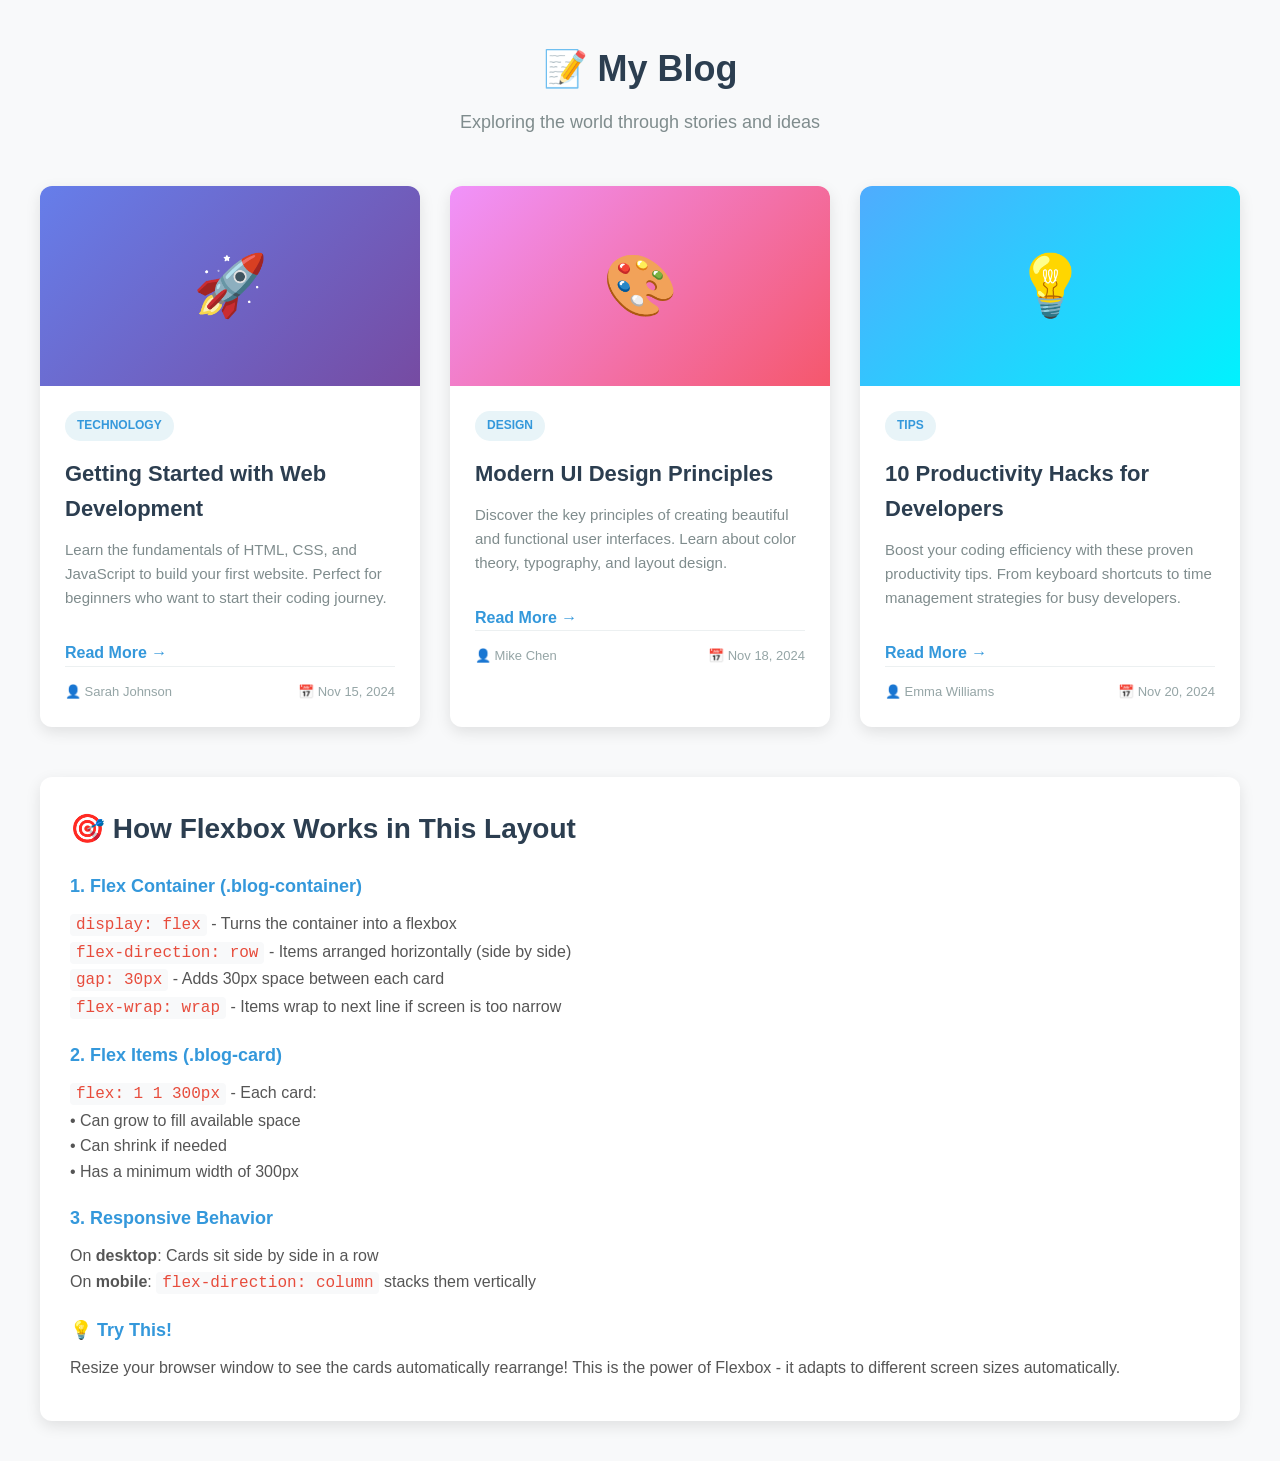
<file: Week3/MyBlog/index.html>
<!DOCTYPE html>
<html lang="en">
<head>
  <meta charset="UTF-8">
  <meta name="viewport" content="width=device-width, initial-scale=1.0">
  <title>Task 8: Flexbox Blog Layout</title>
  <style>
    /* ============================================ */
    /* FLEXBOX EXPLANATION:
    /* Flexbox is a layout system that makes it easy to:
    /* - Arrange items in rows or columns
    /* - Control spacing between items
    /* - Align items vertically and horizontally
    /* - Make responsive layouts
    /* 
    /* Key concepts:
    /* - FLEX CONTAINER: Parent element with display: flex
    /* - FLEX ITEMS: Children elements inside the container
    /* ============================================ */

    /* RESET - Remove default spacing */
    * {
      margin: 0;
      padding: 0;
      box-sizing: border-box;
    }

    /* BODY - Page setup */
    body {
      font-family: 'Segoe UI', Tahoma, Geneva, Verdana, sans-serif;
      background-color: #f8f9fa;
      padding: 40px 20px;
      line-height: 1.6;
    }

    /* CONTAINER - Wrapper for entire page */
    .container {
      max-width: 1200px; /* Maximum width on large screens */
      margin: 0 auto; /* Centers the container */
    }

    /* PAGE HEADER */
    .page-header {
      text-align: center;
      margin-bottom: 50px;
    }

    .page-header h1 {
      color: #2c3e50;
      font-size: 36px;
      margin-bottom: 10px;
    }

    .page-header p {
      color: #7f8c8d;
      font-size: 18px;
    }

    /* ============================================ */
    /* FLEXBOX CONTAINER - This is where the magic happens!
    /* ============================================ */
    .blog-container {
      /* DISPLAY FLEX: Turns this into a flex container */
      display: flex;
      
      /* FLEX-DIRECTION: Arranges items in a row (side by side) */
      /* Other options: column (stacked), row-reverse, column-reverse */
      flex-direction: row;
      
      /* GAP: Space between flex items (modern way to add spacing) */
      gap: 30px; /* 30px space between each blog card */
      
      /* FLEX-WRAP: Allows items to wrap to next line if needed */
      /* nowrap = stay in one line, wrap = move to next line */
      flex-wrap: wrap;
      
      /* JUSTIFY-CONTENT: Controls horizontal alignment */
      /* center = items centered, space-between = space distributed */
      justify-content: center;
    }

    /* ============================================ */
    /* FLEX ITEMS - Individual blog cards
    /* ============================================ */
    .blog-card {
      /* FLEX: Controls how item grows and shrinks */
      /* Format: flex-grow flex-shrink flex-basis */
      /* flex: 1 means each card takes equal space */
      flex: 1 1 300px; /* Grow, shrink, and minimum width of 300px */
      
      /* The above line means:
         - flex-grow: 1 = Can grow to fill space
         - flex-shrink: 1 = Can shrink if needed
         - flex-basis: 300px = Starting width is 300px */
      
      background-color: white;
      border-radius: 12px;
      overflow: hidden; /* Keeps content inside rounded corners */
      box-shadow: 0 5px 15px rgba(0, 0, 0, 0.1);
      transition: transform 0.3s ease, box-shadow 0.3s ease;
      
      /* MAX-WIDTH: Prevents cards from getting too wide */
      max-width: 400px;
    }

    /* BLOG CARD HOVER EFFECT */
    .blog-card:hover {
      transform: translateY(-8px); /* Lifts up */
      box-shadow: 0 10px 25px rgba(0, 0, 0, 0.15); /* Bigger shadow */
    }

    /* BLOG IMAGE SECTION */
    .blog-image {
      width: 100%;
      height: 200px;
      background: linear-gradient(135deg, #667eea 0%, #764ba2 100%);
      display: flex;
      align-items: center; /* Vertically centers content */
      justify-content: center; /* Horizontally centers content */
      font-size: 60px;
    }

    /* BLOG CONTENT SECTION */
    .blog-content {
      padding: 25px;
    }

    /* BLOG CATEGORY BADGE */
    .blog-category {
      display: inline-block;
      background-color: #e8f4f8;
      color: #3498db;
      padding: 5px 12px;
      border-radius: 20px;
      font-size: 12px;
      font-weight: bold;
      text-transform: uppercase;
      margin-bottom: 15px;
    }

    /* BLOG TITLE */
    .blog-title {
      font-size: 22px;
      color: #2c3e50;
      margin-bottom: 12px;
      font-weight: 600;
    }

    /* BLOG DESCRIPTION */
    .blog-description {
      color: #7f8c8d;
      font-size: 15px;
      margin-bottom: 20px;
      line-height: 1.6;
    }

    /* BLOG META INFO (author, date) */
    .blog-meta {
      /* FLEXBOX: Used here to arrange author and date side by side */
      display: flex;
      justify-content: space-between; /* Space items at opposite ends */
      align-items: center; /* Vertically center items */
      
      padding-top: 15px;
      border-top: 1px solid #ecf0f1;
      font-size: 13px;
      color: #95a5a6;
    }

    /* READ MORE BUTTON */
    .read-more {
      display: inline-block;
      color: #3498db;
      text-decoration: none;
      font-weight: bold;
      margin-top: 10px;
      transition: color 0.3s ease;
    }

    .read-more:hover {
      color: #2980b9;
      text-decoration: underline;
    }

    /* FLEXBOX INFO SECTION */
    .flexbox-info {
      background-color: white;
      padding: 30px;
      border-radius: 12px;
      margin-top: 50px;
      box-shadow: 0 5px 15px rgba(0, 0, 0, 0.1);
    }

    .flexbox-info h2 {
      color: #2c3e50;
      margin-bottom: 20px;
      font-size: 28px;
    }

    .flexbox-info h3 {
      color: #3498db;
      margin-top: 20px;
      margin-bottom: 10px;
      font-size: 18px;
    }

    .flexbox-info p {
      color: #555;
      margin-bottom: 10px;
    }

    .flexbox-info code {
      background-color: #f8f9fa;
      padding: 2px 6px;
      border-radius: 4px;
      color: #e74c3c;
      font-family: 'Courier New', monospace;
    }

    /* ============================================ */
    /* RESPONSIVE DESIGN - Media Queries for Mobile
    /* ============================================ */
    @media screen and (max-width: 768px) {
      
      /* BODY ON MOBILE */
      body {
        padding: 20px 15px;
      }

      /* PAGE HEADER ON MOBILE */
      .page-header h1 {
        font-size: 28px;
      }

      .page-header p {
        font-size: 16px;
      }

      /* BLOG CONTAINER ON MOBILE */
      .blog-container {
        /* FLEX-DIRECTION: Change from row to column */
        /* This stacks the cards vertically instead of side-by-side */
        flex-direction: column;
        
        gap: 20px; /* Less space between cards on mobile */
      }

      /* BLOG CARD ON MOBILE */
      .blog-card {
        /* FLEX: Full width on mobile */
        flex: 1 1 100%; /* Take full width available */
        max-width: 100%; /* Remove max-width restriction */
      }

      /* BLOG IMAGE ON MOBILE */
      .blog-image {
        height: 180px; /* Shorter image */
      }

      /* BLOG CONTENT ON MOBILE */
      .blog-content {
        padding: 20px;
      }

      /* BLOG TITLE ON MOBILE */
      .blog-title {
        font-size: 20px;
      }

      /* FLEXBOX INFO ON MOBILE */
      .flexbox-info {
        padding: 20px;
      }

      .flexbox-info h2 {
        font-size: 24px;
      }
    }
  </style>
</head>
<body>

  <div class="container">
    
    <!-- PAGE HEADER -->
    <header class="page-header">
      <h1>📝 My Blog</h1>
      <p>Exploring the world through stories and ideas</p>
    </header>

    <!-- ============================================ -->
    <!-- FLEXBOX CONTAINER - Contains 3 blog cards -->
    <!-- ============================================ -->
    <div class="blog-container">
      
      <!-- BLOG CARD 1 -->
      <article class="blog-card">
        <div class="blog-image">🚀</div>
        <div class="blog-content">
          <span class="blog-category">Technology</span>
          <h2 class="blog-title">Getting Started with Web Development</h2>
          <p class="blog-description">
            Learn the fundamentals of HTML, CSS, and JavaScript to build 
            your first website. Perfect for beginners who want to start 
            their coding journey.
          </p>
          <a href="#" class="read-more">Read More →</a>
          <div class="blog-meta">
            <span>👤 Sarah Johnson</span>
            <span>📅 Nov 15, 2024</span>
          </div>
        </div>
      </article>

      <!-- BLOG CARD 2 -->
      <article class="blog-card">
        <div class="blog-image" style="background: linear-gradient(135deg, #f093fb 0%, #f5576c 100%);">
          🎨
        </div>
        <div class="blog-content">
          <span class="blog-category">Design</span>
          <h2 class="blog-title">Modern UI Design Principles</h2>
          <p class="blog-description">
            Discover the key principles of creating beautiful and functional 
            user interfaces. Learn about color theory, typography, and 
            layout design.
          </p>
          <a href="#" class="read-more">Read More →</a>
          <div class="blog-meta">
            <span>👤 Mike Chen</span>
            <span>📅 Nov 18, 2024</span>
          </div>
        </div>
      </article>

      <!-- BLOG CARD 3 -->
      <article class="blog-card">
        <div class="blog-image" style="background: linear-gradient(135deg, #4facfe 0%, #00f2fe 100%);">
          💡
        </div>
        <div class="blog-content">
          <span class="blog-category">Tips</span>
          <h2 class="blog-title">10 Productivity Hacks for Developers</h2>
          <p class="blog-description">
            Boost your coding efficiency with these proven productivity tips. 
            From keyboard shortcuts to time management strategies for 
            busy developers.
          </p>
          <a href="#" class="read-more">Read More →</a>
          <div class="blog-meta">
            <span>👤 Emma Williams</span>
            <span>📅 Nov 20, 2024</span>
          </div>
        </div>
      </article>

    </div>

    <!-- FLEXBOX EXPLANATION SECTION -->
    <section class="flexbox-info">
      <h2>🎯 How Flexbox Works in This Layout</h2>
      
      <h3>1. Flex Container (.blog-container)</h3>
      <p>
        <code>display: flex</code> - Turns the container into a flexbox<br>
        <code>flex-direction: row</code> - Items arranged horizontally (side by side)<br>
        <code>gap: 30px</code> - Adds 30px space between each card<br>
        <code>flex-wrap: wrap</code> - Items wrap to next line if screen is too narrow
      </p>

      <h3>2. Flex Items (.blog-card)</h3>
      <p>
        <code>flex: 1 1 300px</code> - Each card:<br>
        • Can grow to fill available space<br>
        • Can shrink if needed<br>
        • Has a minimum width of 300px
      </p>

      <h3>3. Responsive Behavior</h3>
      <p>
        On <strong>desktop</strong>: Cards sit side by side in a row<br>
        On <strong>mobile</strong>: <code>flex-direction: column</code> stacks them vertically
      </p>

      <h3>💡 Try This!</h3>
      <p>
        Resize your browser window to see the cards automatically rearrange! 
        This is the power of Flexbox - it adapts to different screen sizes 
        automatically.
      </p>
    </section>

  </div>

</body>
</html>
</file>
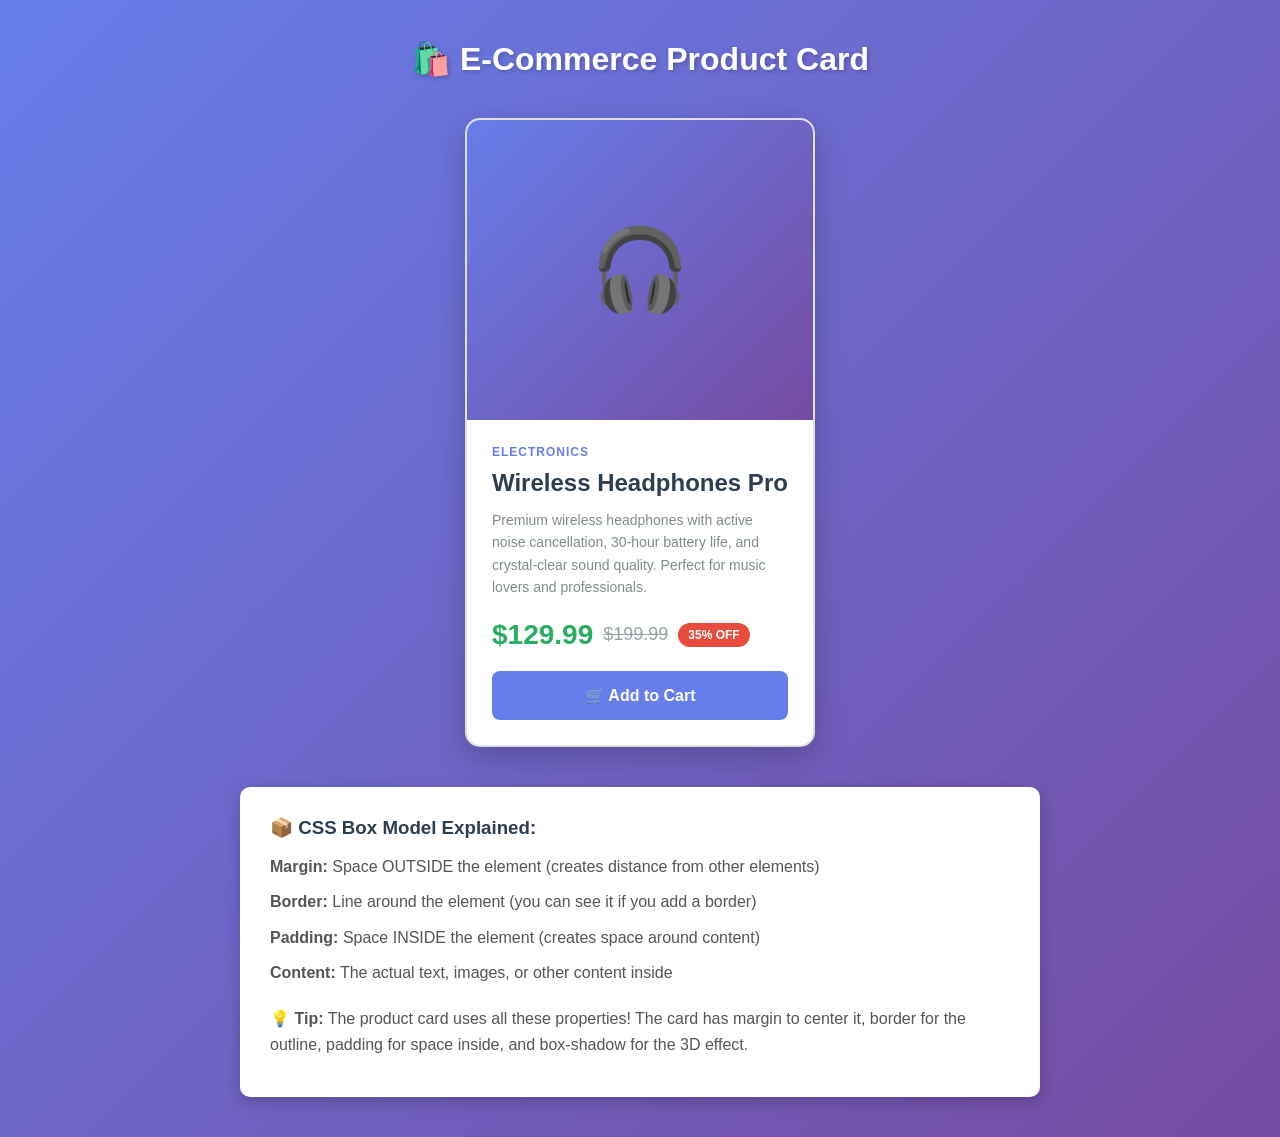
<file: Week3/ProductCard/index.html>
<!DOCTYPE html>
<html lang="en">
<head>
  <meta charset="UTF-8">
  <meta name="viewport" content="width=device-width, initial-scale=1.0">
  <title>Task 7: Product Card</title>
  <style>
    /* ============================================ */
    /* CSS BOX MODEL EXPLANATION:
    /* Every element is a box with these layers:
    /* 1. CONTENT - The actual content (text, image)
    /* 2. PADDING - Space INSIDE the box, around content
    /* 3. BORDER - Line around the padding
    /* 4. MARGIN - Space OUTSIDE the box, between elements
    /* ============================================ */

    /* RESET - Remove default spacing */
    * {
      margin: 0;
      padding: 0;
      box-sizing: border-box; /* Includes padding & border in width calculation */
    }

    /* BODY - Page background */
    body {
      font-family: 'Segoe UI', Tahoma, Geneva, Verdana, sans-serif;
      background: linear-gradient(135deg, #667eea 0%, #764ba2 100%); /* Purple gradient */
      padding: 40px 20px; /* PADDING: 40px top/bottom, 20px left/right */
      min-height: 100vh;
      display: flex;
      justify-content: center; /* Center horizontally */
      align-items: center; /* Center vertically */
    }

    /* CONTAINER - Wrapper to center card */
    .container {
      max-width: 1200px;
      width: 100%;
    }

    /* HEADING */
    .page-title {
      text-align: center;
      color: white;
      margin-bottom: 40px; /* MARGIN: Space below heading */
      font-size: 32px;
      text-shadow: 2px 2px 4px rgba(0, 0, 0, 0.2);
    }

    /* PRODUCT CARD - Main container */
    .product-card {
      background-color: white;
      max-width: 350px; /* Maximum width */
      margin: 0 auto; /* MARGIN: Centers the card horizontally */
      
      /* BORDER: 2px thick, solid line, light gray color */
      border: 2px solid #e0e0e0;
      
      border-radius: 15px; /* Rounded corners */
      overflow: hidden; /* Keeps image from going outside rounded corners */
      
      /* BOX-SHADOW: Creates depth effect
         Format: horizontal vertical blur spread color */
      box-shadow: 0 10px 30px rgba(0, 0, 0, 0.2);
      
      transition: transform 0.3s ease, box-shadow 0.3s ease; /* Smooth animation */
    }

    /* HOVER EFFECT - Card lifts up when hovering */
    .product-card:hover {
      transform: translateY(-10px); /* Move up by 10px */
      box-shadow: 0 15px 40px rgba(0, 0, 0, 0.3); /* Bigger shadow */
    }

    /* PRODUCT IMAGE CONTAINER */
    .product-image {
      width: 100%;
      height: 300px;
      background-color: #f5f5f5;
      display: flex;
      align-items: center;
      justify-content: center;
      overflow: hidden;
    }

    /* PRODUCT IMAGE */
    .product-image img {
      width: 100%;
      height: 100%;
      object-fit: cover; /* Fills space without distortion */
    }

    /* PLACEHOLDER IMAGE (if no image is used) */
    .product-image-placeholder {
      width: 100%;
      height: 100%;
      background: linear-gradient(135deg, #667eea 0%, #764ba2 100%);
      display: flex;
      align-items: center;
      justify-content: center;
      font-size: 80px;
    }

    /* PRODUCT INFO SECTION */
    .product-info {
      /* PADDING: Space INSIDE this section, all around the content */
      padding: 25px; /* 25px on all sides (top, right, bottom, left) */
    }

    /* PRODUCT CATEGORY */
    .product-category {
      color: #667eea;
      font-size: 12px;
      text-transform: uppercase; /* Makes text UPPERCASE */
      font-weight: bold;
      letter-spacing: 1px;
      margin-bottom: 10px; /* MARGIN: Space below category */
    }

    /* PRODUCT TITLE */
    .product-title {
      font-size: 24px;
      color: #2c3e50;
      margin-bottom: 12px; /* MARGIN: Space below title */
      font-weight: 600;
    }

    /* PRODUCT DESCRIPTION */
    .product-description {
      color: #7f8c8d;
      font-size: 14px;
      line-height: 1.6; /* Space between lines */
      margin-bottom: 20px; /* MARGIN: Space below description */
    }

    /* PRICE SECTION */
    .product-price {
      display: flex;
      align-items: center;
      gap: 10px; /* Space between price elements */
      margin-bottom: 20px; /* MARGIN: Space below price section */
    }

    /* CURRENT PRICE */
    .price-current {
      font-size: 28px;
      font-weight: bold;
      color: #27ae60; /* Green color */
    }

    /* OLD PRICE (crossed out) */
    .price-old {
      font-size: 18px;
      color: #95a5a6;
      text-decoration: line-through; /* Strikethrough effect */
    }

    /* DISCOUNT BADGE */
    .discount-badge {
      background-color: #e74c3c; /* Red background */
      color: white;
      
      /* PADDING: Different values for top/bottom and left/right */
      padding: 5px 10px; /* 5px top/bottom, 10px left/right */
      
      border-radius: 20px; /* Very rounded corners */
      font-size: 12px;
      font-weight: bold;
    }

    /* BUY BUTTON */
    .buy-button {
      width: 100%;
      
      /* PADDING: Space inside button around text */
      padding: 15px; /* 15px on all sides */
      
      background-color: #667eea;
      color: white;
      
      /* BORDER: none removes default button border */
      border: none;
      
      border-radius: 8px;
      font-size: 16px;
      font-weight: bold;
      cursor: pointer; /* Changes cursor to pointing finger */
      transition: background-color 0.3s ease; /* Smooth color change */
    }

    /* BUTTON HOVER EFFECT */
    .buy-button:hover {
      background-color: #5568d3; /* Darker purple */
    }

    /* BUTTON ACTIVE EFFECT (when clicking) */
    .buy-button:active {
      transform: scale(0.98); /* Slightly shrinks button */
    }

    /* ============================================ */
    /* RESPONSIVE DESIGN - Mobile devices */
    /* ============================================ */
    @media screen and (max-width: 768px) {
      
      /* BODY ON MOBILE */
      body {
        padding: 20px 10px; /* PADDING: Less space on mobile */
      }

      /* PAGE TITLE ON MOBILE */
      .page-title {
        font-size: 24px; /* Smaller text */
        margin-bottom: 30px; /* MARGIN: Less space */
      }

      /* PRODUCT CARD ON MOBILE */
      .product-card {
        max-width: 100%; /* Full width on mobile */
        margin: 0 10px; /* MARGIN: Small space on sides */
      }

      /* PRODUCT IMAGE ON MOBILE */
      .product-image {
        height: 250px; /* Shorter height */
      }

      /* PRODUCT INFO ON MOBILE */
      .product-info {
        padding: 20px; /* PADDING: Less space inside */
      }

      /* PRODUCT TITLE ON MOBILE */
      .product-title {
        font-size: 20px; /* Smaller text */
      }

      /* PRICE ON MOBILE */
      .price-current {
        font-size: 24px; /* Smaller text */
      }
    }

    /* DEMO BOX MODEL SECTION */
    .box-model-demo {
      background-color: white;
      max-width: 800px;
      margin: 40px auto 0; /* MARGIN: 40px top, auto left/right, 0 bottom */
      padding: 30px; /* PADDING: Space inside */
      border-radius: 10px;
      box-shadow: 0 5px 15px rgba(0, 0, 0, 0.2);
    }

    .box-model-demo h3 {
      color: #2c3e50;
      margin-bottom: 15px; /* MARGIN: Space below */
    }

    .box-model-demo p {
      color: #555;
      line-height: 1.6;
      margin-bottom: 10px; /* MARGIN: Space below paragraphs */
    }
  </style>
</head>
<body>

  <div class="container">
    <!-- Page heading -->
    <h1 class="page-title">🛍️ E-Commerce Product Card</h1>

    <!-- PRODUCT CARD -->
    <div class="product-card">
      
      <!-- Product image section -->
      <div class="product-image">
        <!-- You can replace this with <img src="your-image.jpg" alt="Product"> -->
        <div class="product-image-placeholder">
          🎧
        </div>
      </div>

      <!-- Product information section -->
      <div class="product-info">
        
        <!-- Category label -->
        <div class="product-category">Electronics</div>
        
        <!-- Product title -->
        <h2 class="product-title">Wireless Headphones Pro</h2>
        
        <!-- Product description -->
        <p class="product-description">
          Premium wireless headphones with active noise cancellation, 
          30-hour battery life, and crystal-clear sound quality. 
          Perfect for music lovers and professionals.
        </p>

        <!-- Price section -->
        <div class="product-price">
          <span class="price-current">$129.99</span>
          <span class="price-old">$199.99</span>
          <span class="discount-badge">35% OFF</span>
        </div>

        <!-- Buy button -->
        <button class="buy-button">🛒 Add to Cart</button>
      </div>
    </div>

    <!-- Box Model Explanation -->
    <div class="box-model-demo">
      <h3>📦 CSS Box Model Explained:</h3>
      <p><strong>Margin:</strong> Space OUTSIDE the element (creates distance from other elements)</p>
      <p><strong>Border:</strong> Line around the element (you can see it if you add a border)</p>
      <p><strong>Padding:</strong> Space INSIDE the element (creates space around content)</p>
      <p><strong>Content:</strong> The actual text, images, or other content inside</p>
      <p style="margin-top: 20px;">
        <strong>💡 Tip:</strong> The product card uses all these properties! 
        The card has margin to center it, border for the outline, padding for 
        space inside, and box-shadow for the 3D effect.
      </p>
    </div>
  </div>

</body>
</html>
</file>
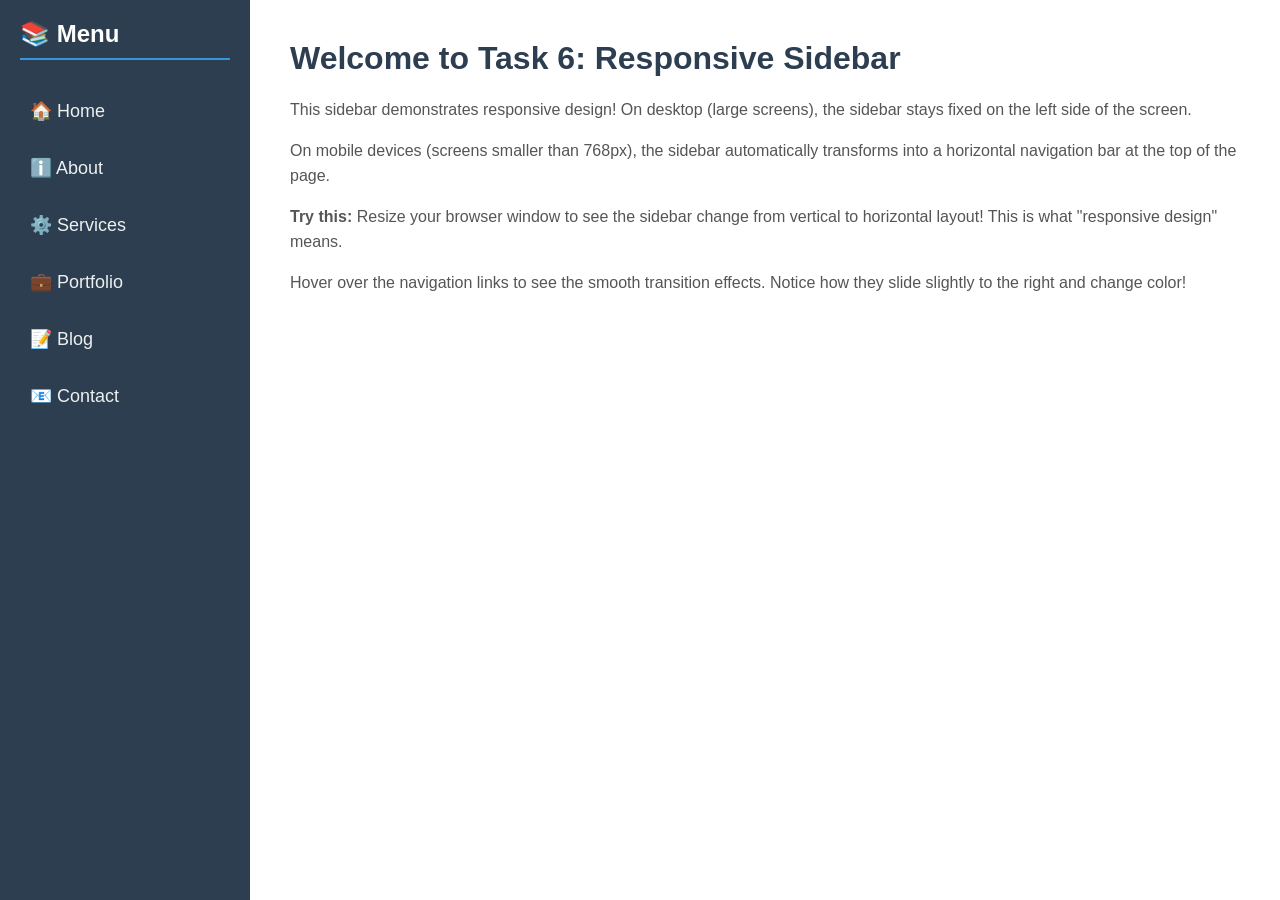
<file: Week3/Sidebar/index.html>
<!DOCTYPE html>
<html lang="en">
<head>
  <meta charset="UTF-8">
  <meta name="viewport" content="width=device-width, initial-scale=1.0">
  <title>Task 6: Responsive Sidebar</title>
  <style>
    /* RESET - Remove default browser spacing */
    * {
      margin: 0;
      padding: 0;
      box-sizing: border-box; /* Makes width/height calculations easier */
    }

    /* BODY - Basic page styling */
    body {
      font-family: Arial, sans-serif;
      background-color: #f0f0f0;
    }

    /* SIDEBAR - Main container for our sidebar */
    .sidebar {
      background-color: #2c3e50; /* Dark blue-gray background */
      color: white;
      width: 250px; /* Fixed width for desktop */
      height: 100vh; /* 100% of viewport height (full screen height) */
      position: fixed; /* Stays in place when scrolling */
      top: 0;
      left: 0;
      padding: 20px; /* Space inside the sidebar */
      overflow-y: auto; /* Adds scrollbar if content is too long */
    }

    /* SIDEBAR HEADING */
    .sidebar h2 {
      margin-bottom: 30px; /* Space below the heading */
      font-size: 24px;
      border-bottom: 2px solid #3498db; /* Blue underline */
      padding-bottom: 10px;
    }

    /* NAVIGATION LIST - Remove default list styling */
    .sidebar nav ul {
      list-style: none; /* Removes bullet points */
    }

    /* NAVIGATION ITEMS - Space between links */
    .sidebar nav ul li {
      margin-bottom: 15px; /* Space between each link */
    }

    /* NAVIGATION LINKS - Style the clickable links */
    .sidebar nav ul li a {
      color: #ecf0f1; /* Light gray text */
      text-decoration: none; /* Remove underline */
      font-size: 18px;
      display: block; /* Makes entire area clickable */
      padding: 10px; /* Space around text */
      border-radius: 5px; /* Rounded corners */
      transition: all 0.3s ease; /* Smooth animation on hover */
    }

    /* HOVER EFFECT - What happens when you hover over a link */
    .sidebar nav ul li a:hover {
      background-color: #34495e; /* Slightly lighter background */
      padding-left: 20px; /* Slide effect to the right */
      color: #3498db; /* Change text to blue */
    }

    /* MAIN CONTENT - Area next to sidebar */
    .main-content {
      margin-left: 250px; /* Push content away from sidebar */
      padding: 40px;
      background-color: white;
      min-height: 100vh; /* At least full screen height */
    }

    /* MAIN CONTENT HEADING */
    .main-content h1 {
      color: #2c3e50;
      margin-bottom: 20px;
    }

    /* MAIN CONTENT PARAGRAPHS */
    .main-content p {
      line-height: 1.6; /* Space between lines for readability */
      color: #555;
      margin-bottom: 15px;
    }

    /* ============================================ */
    /* MEDIA QUERY - Rules for MOBILE devices */
    /* This activates when screen is 768px or smaller */
    /* ============================================ */
    @media screen and (max-width: 768px) {
      
      /* SIDEBAR ON MOBILE - Changes to horizontal bar at top */
      .sidebar {
        width: 100%; /* Full width */
        height: auto; /* Height adjusts to content */
        position: relative; /* No longer fixed to side */
        padding: 15px;
      }

      /* SIDEBAR HEADING ON MOBILE */
      .sidebar h2 {
        font-size: 20px;
        margin-bottom: 15px;
      }

      /* NAVIGATION ON MOBILE - Horizontal layout */
      .sidebar nav ul {
        display: flex; /* Flexbox makes items sit side-by-side */
        flex-wrap: wrap; /* Wrap to next line if needed */
        gap: 10px; /* Space between items */
      }

      /* NAVIGATION ITEMS ON MOBILE */
      .sidebar nav ul li {
        margin-bottom: 0; /* Remove bottom margin */
      }

      /* NAVIGATION LINKS ON MOBILE - Smaller styling */
      .sidebar nav ul li a {
        font-size: 16px;
        padding: 8px 15px;
      }

      /* MAIN CONTENT ON MOBILE - No left margin needed */
      .main-content {
        margin-left: 0; /* Content now below sidebar, not beside it */
        padding: 20px;
      }

      /* HEADING ON MOBILE - Smaller size */
      .main-content h1 {
        font-size: 24px;
      }
    }
  </style>
</head>
<body>

  <!-- SIDEBAR SECTION -->
  <div class="sidebar">
    <!-- Sidebar heading -->
    <h2>📚 Menu</h2>
    
    <!-- Navigation links -->
    <nav>
      <ul>
        <li><a href="#home">🏠 Home</a></li>
        <li><a href="#about">ℹ️ About</a></li>
        <li><a href="#services">⚙️ Services</a></li>
        <li><a href="#portfolio">💼 Portfolio</a></li>
        <li><a href="#blog">📝 Blog</a></li>
        <li><a href="#contact">📧 Contact</a></li>
      </ul>
    </nav>
  </div>

  <!-- MAIN CONTENT AREA -->
  <div class="main-content">
    <h1>Welcome to Task 6: Responsive Sidebar</h1>
    <p>
      This sidebar demonstrates responsive design! On desktop (large screens), 
      the sidebar stays fixed on the left side of the screen.
    </p>
    <p>
      On mobile devices (screens smaller than 768px), the sidebar automatically 
      transforms into a horizontal navigation bar at the top of the page.
    </p>
    <p>
      <strong>Try this:</strong> Resize your browser window to see the sidebar 
      change from vertical to horizontal layout! This is what "responsive design" means.
    </p>
    <p>
      Hover over the navigation links to see the smooth transition effects. 
      Notice how they slide slightly to the right and change color!
    </p>
  </div>

</body>
</html>
</file>
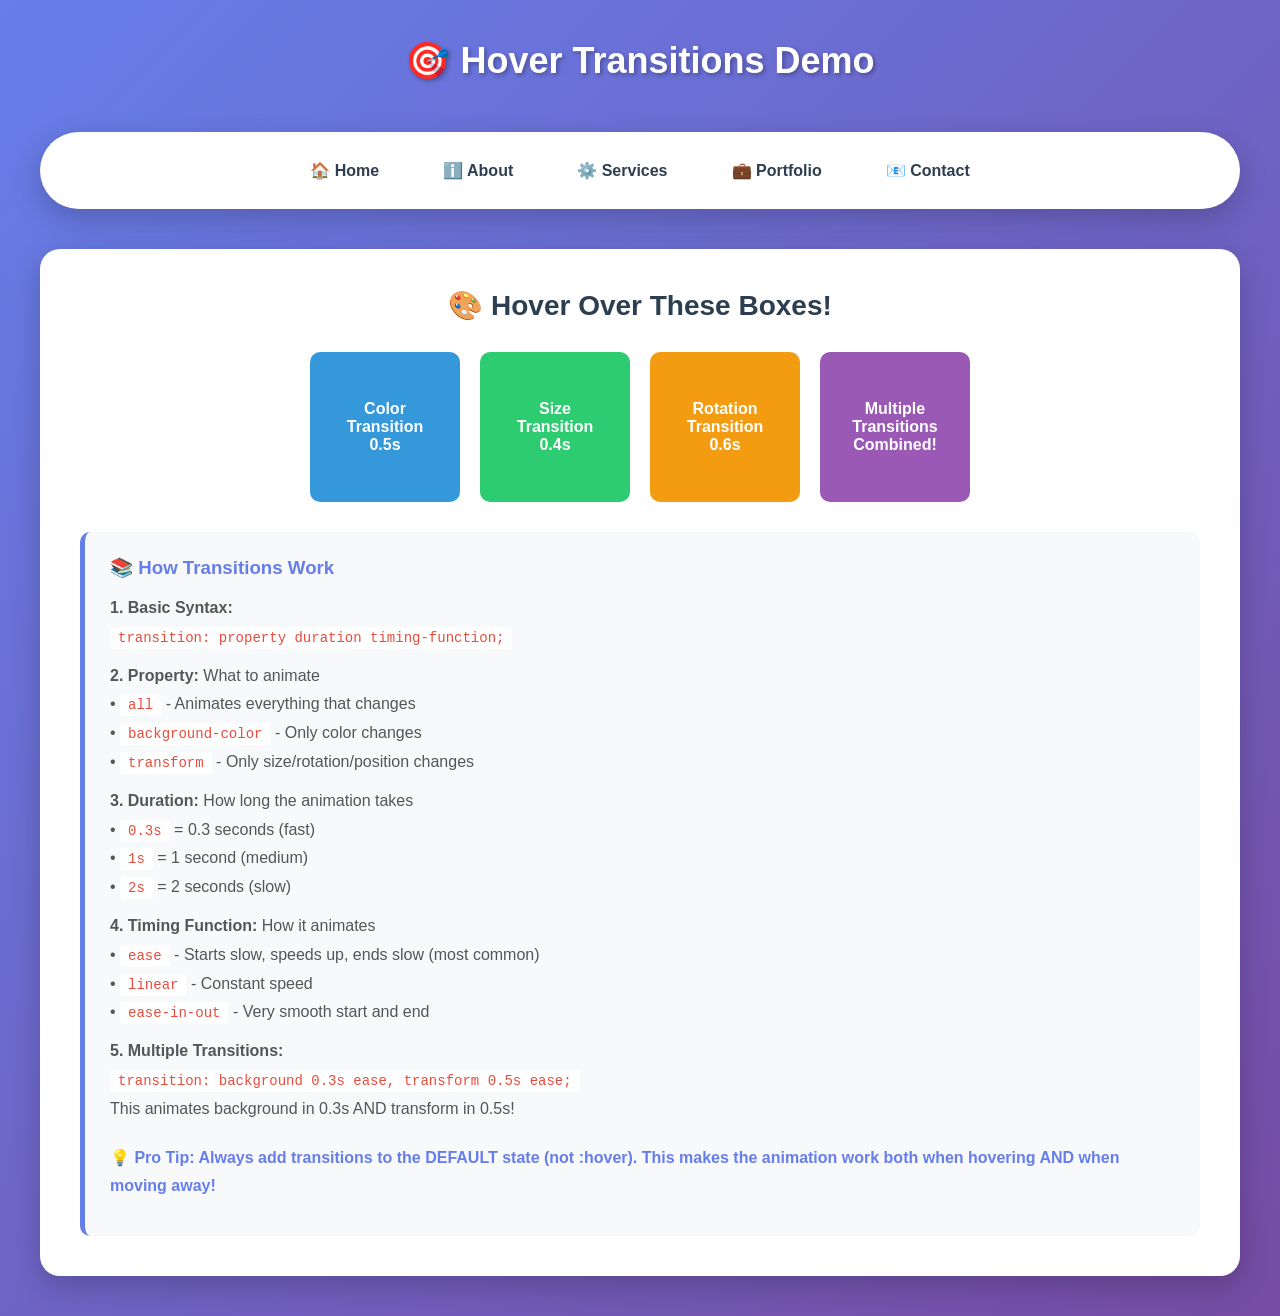
<file: Week4/Hover/index.html>
<!DOCTYPE html>
<html lang="en">
<head>
  <meta charset="UTF-8">
  <meta name="viewport" content="width=device-width, initial-scale=1.0">
  <title>Task 10: Navigation Hover Transitions</title>
  <style>
    /* ============================================ */
    /* CSS TRANSITIONS EXPLAINED:
    /* 
    /* Transitions make changes smooth instead of instant.
    /* When you hover over an element, properties change
    /* smoothly over time instead of jumping immediately.
    /* 
    /* Basic syntax:
    /* transition: property duration timing-function delay;
    /* 
    /* Examples:
    /* transition: all 0.3s ease;
    /* transition: background-color 0.5s, color 0.3s;
    /* ============================================ */

    /* RESET - Remove default spacing */
    * {
      margin: 0;
      padding: 0;
      box-sizing: border-box;
    }

    /* BODY - Page setup */
    body {
      font-family: 'Segoe UI', Tahoma, Geneva, Verdana, sans-serif;
      background: linear-gradient(135deg, #667eea 0%, #764ba2 100%);
      min-height: 100vh;
      padding: 40px 20px;
    }

    /* CONTAINER - Holds everything */
    .container {
      max-width: 1200px;
      margin: 0 auto;
    }

    /* PAGE TITLE */
    .page-title {
      text-align: center;
      color: white;
      margin-bottom: 50px;
      font-size: 36px;
      text-shadow: 2px 2px 4px rgba(0, 0, 0, 0.3);
    }

    /* ============================================ */
    /* NAVIGATION BAR - Main container
    /* ============================================ */
    .navbar {
      background-color: white;
      border-radius: 50px; /* Very rounded corners */
      padding: 15px 30px;
      box-shadow: 0 10px 30px rgba(0, 0, 0, 0.2);
      margin-bottom: 40px;
    }

    /* NAVIGATION LIST */
    .nav-list {
      list-style: none; /* Removes bullet points */
      display: flex; /* Makes items sit side by side */
      justify-content: center; /* Centers items */
      gap: 10px; /* Space between items */
      flex-wrap: wrap; /* Wraps on small screens */
    }

    /* ============================================ */
    /* NAVIGATION LINKS - Individual menu items
    /* This is where the TRANSITION magic happens!
    /* ============================================ */
    .nav-link {
      /* Remove default link styling */
      text-decoration: none;
      color: #2c3e50; /* Dark gray text */
      
      /* Spacing and size */
      padding: 12px 25px;
      
      /* Make it a block so padding works properly */
      display: inline-block;
      
      /* Rounded corners */
      border-radius: 25px;
      
      /* Font styling */
      font-weight: 600;
      font-size: 16px;
      
      /* Starting background (transparent) */
      background-color: transparent;
      
      /* TRANSITION PROPERTY - This makes changes smooth!
         Format: transition: what-to-animate duration timing-function;
         
         "all" means animate ALL properties that change
         "0.3s" means animation takes 0.3 seconds
         "ease" means smooth acceleration/deceleration */
      transition: all 0.3s ease;
      
      /* Border for extra effect */
      border: 2px solid transparent;
    }

    /* ============================================ */
    /* HOVER STATE - What happens when you hover
    /* All these changes happen SMOOTHLY because of transition!
    /* ============================================ */
    .nav-link:hover {
      /* Change background color */
      background-color: #667eea; /* Purple */
      
      /* Change text color */
      color: white;
      
      /* Add border color */
      border-color: #764ba2; /* Darker purple */
      
      /* Slightly increase size (scale = resize) */
      transform: scale(1.05); /* 5% bigger */
      
      /* Add shadow for "lifted" effect */
      box-shadow: 0 5px 15px rgba(102, 126, 234, 0.4);
      
      /* All these changes are SMOOTH thanks to transition! */
    }

    /* ============================================ */
    /* ACTIVE STATE - What happens when clicking
    /* ============================================ */
    .nav-link:active {
      /* Shrink slightly when clicked */
      transform: scale(0.95); /* 5% smaller */
      
      /* This also transitions smoothly! */
    }

    /* ============================================ */
    /* DEMO SECTION - Shows different transition examples
    /* ============================================ */
    .demo-section {
      background-color: white;
      padding: 40px;
      border-radius: 20px;
      box-shadow: 0 10px 30px rgba(0, 0, 0, 0.2);
    }

    .demo-section h2 {
      color: #2c3e50;
      margin-bottom: 30px;
      text-align: center;
      font-size: 28px;
    }

    /* TRANSITION EXAMPLES CONTAINER */
    .transition-examples {
      display: flex;
      gap: 20px;
      flex-wrap: wrap;
      justify-content: center;
      margin-bottom: 30px;
    }

    /* BASE STYLE for all example boxes */
    .example-box {
      width: 150px;
      height: 150px;
      display: flex;
      align-items: center;
      justify-content: center;
      text-align: center;
      font-weight: bold;
      color: white;
      border-radius: 10px;
      cursor: pointer; /* Shows it's clickable */
    }

    /* EXAMPLE 1 - Background color transition */
    .example-1 {
      background-color: #3498db; /* Blue */
      
      /* TRANSITION: Only animate background-color
         Takes 0.5 seconds with ease timing */
      transition: background-color 0.5s ease;
    }

    .example-1:hover {
      background-color: #e74c3c; /* Changes to red */
    }

    /* EXAMPLE 2 - Size transition */
    .example-2 {
      background-color: #2ecc71; /* Green */
      
      /* TRANSITION: Only animate transform (size changes)
         Takes 0.4 seconds with ease-in-out timing */
      transition: transform 0.4s ease-in-out;
    }

    .example-2:hover {
      transform: scale(1.2); /* Grows 20% bigger */
    }

    /* EXAMPLE 3 - Rotation transition */
    .example-3 {
      background-color: #f39c12; /* Orange */
      
      /* TRANSITION: Animate transform (rotation)
         Takes 0.6 seconds with ease timing */
      transition: transform 0.6s ease;
    }

    .example-3:hover {
      transform: rotate(180deg); /* Spins 180 degrees */
    }

    /* EXAMPLE 4 - Multiple properties */
    .example-4 {
      background-color: #9b59b6; /* Purple */
      
      /* TRANSITION: Animate MULTIPLE specific properties
         Each can have different duration!
         background-color takes 0.3s, transform takes 0.5s */
      transition: 
        background-color 0.3s ease,
        transform 0.5s ease,
        border-radius 0.4s ease;
    }

    .example-4:hover {
      background-color: #1abc9c; /* Teal */
      transform: scale(1.15) rotate(10deg); /* Bigger AND tilted */
      border-radius: 50%; /* Becomes circle */
    }

    /* EXPLANATION SECTION */
    .explanation {
      background-color: #f8f9fa;
      padding: 25px;
      border-radius: 10px;
      border-left: 5px solid #667eea;
    }

    .explanation h3 {
      color: #667eea;
      margin-bottom: 15px;
    }

    .explanation p {
      color: #555;
      line-height: 1.8;
      margin-bottom: 10px;
    }

    .explanation code {
      background-color: white;
      padding: 3px 8px;
      border-radius: 4px;
      color: #e74c3c;
      font-family: 'Courier New', monospace;
      font-size: 14px;
    }

    /* RESPONSIVE - Mobile adjustments */
    @media screen and (max-width: 768px) {
      .page-title {
        font-size: 28px;
      }

      .navbar {
        padding: 15px;
        border-radius: 20px;
      }

      .nav-list {
        flex-direction: column;
        align-items: center;
      }

      .nav-link {
        width: 100%;
        text-align: center;
      }

      .demo-section {
        padding: 20px;
      }

      .example-box {
        width: 120px;
        height: 120px;
        font-size: 14px;
      }
    }
  </style>
</head>
<body>

  <div class="container">
    
    <!-- PAGE TITLE -->
    <h1 class="page-title">🎯 Hover Transitions Demo</h1>

    <!-- ============================================ -->
    <!-- NAVIGATION BAR with smooth transitions -->
    <!-- ============================================ -->
    <nav class="navbar">
      <ul class="nav-list">
        <li><a href="#home" class="nav-link">🏠 Home</a></li>
        <li><a href="#about" class="nav-link">ℹ️ About</a></li>
        <li><a href="#services" class="nav-link">⚙️ Services</a></li>
        <li><a href="#portfolio" class="nav-link">💼 Portfolio</a></li>
        <li><a href="#contact" class="nav-link">📧 Contact</a></li>
      </ul>
    </nav>

    <!-- DEMO SECTION -->
    <section class="demo-section">
      <h2>🎨 Hover Over These Boxes!</h2>
      
      <!-- TRANSITION EXAMPLES -->
      <div class="transition-examples">
        
        <!-- Example 1: Color change -->
        <div class="example-box example-1">
          Color<br>Transition<br>0.5s
        </div>

        <!-- Example 2: Size change -->
        <div class="example-box example-2">
          Size<br>Transition<br>0.4s
        </div>

        <!-- Example 3: Rotation -->
        <div class="example-box example-3">
          Rotation<br>Transition<br>0.6s
        </div>

        <!-- Example 4: Multiple properties -->
        <div class="example-box example-4">
          Multiple<br>Transitions<br>Combined!
        </div>
      </div>

      <!-- EXPLANATION -->
      <div class="explanation">
        <h3>📚 How Transitions Work</h3>
        
        <p>
          <strong>1. Basic Syntax:</strong><br>
          <code>transition: property duration timing-function;</code>
        </p>

        <p>
          <strong>2. Property:</strong> What to animate<br>
          • <code>all</code> - Animates everything that changes<br>
          • <code>background-color</code> - Only color changes<br>
          • <code>transform</code> - Only size/rotation/position changes
        </p>

        <p>
          <strong>3. Duration:</strong> How long the animation takes<br>
          • <code>0.3s</code> = 0.3 seconds (fast)<br>
          • <code>1s</code> = 1 second (medium)<br>
          • <code>2s</code> = 2 seconds (slow)
        </p>

        <p>
          <strong>4. Timing Function:</strong> How it animates<br>
          • <code>ease</code> - Starts slow, speeds up, ends slow (most common)<br>
          • <code>linear</code> - Constant speed<br>
          • <code>ease-in-out</code> - Very smooth start and end
        </p>

        <p>
          <strong>5. Multiple Transitions:</strong><br>
          <code>transition: background 0.3s ease, transform 0.5s ease;</code><br>
          This animates background in 0.3s AND transform in 0.5s!
        </p>

        <p style="margin-top: 20px; font-weight: bold; color: #667eea;">
          💡 Pro Tip: Always add transitions to the DEFAULT state (not :hover).
          This makes the animation work both when hovering AND when moving away!
        </p>
      </div>
    </section>

  </div>

</body>
</html>
</file>
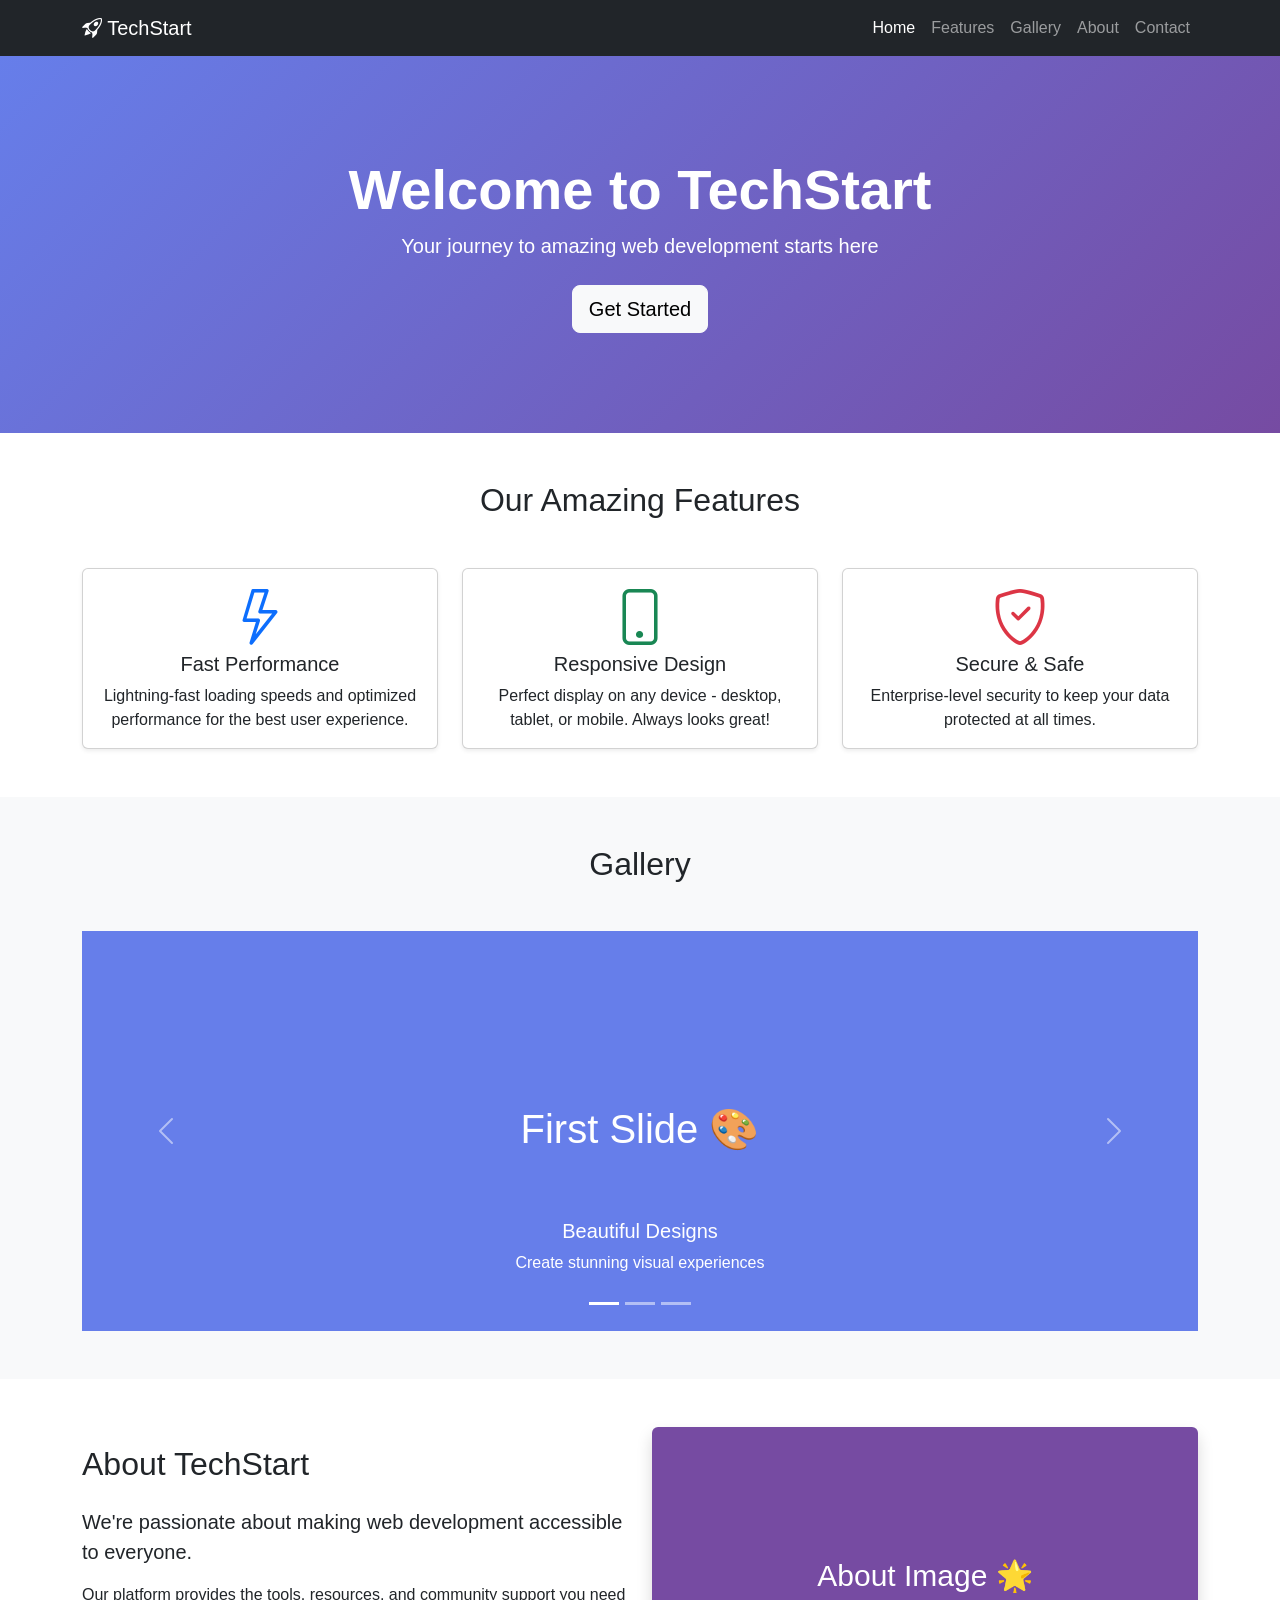
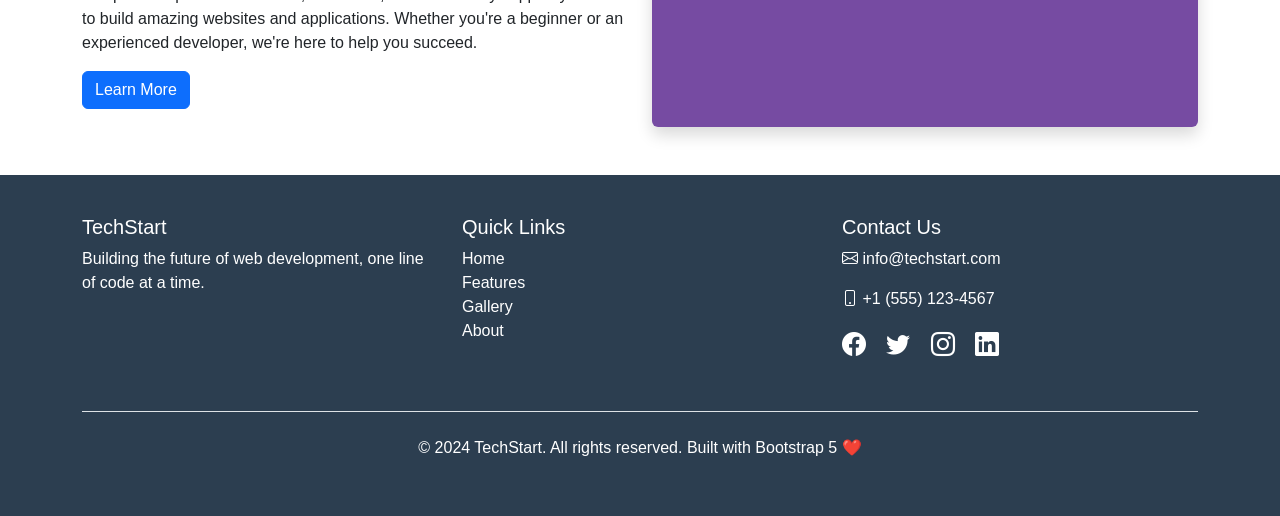
<file: Week4/Landing/index.html>
<!DOCTYPE html>
<html lang="en">
<head>
  <meta charset="UTF-8">
  <meta name="viewport" content="width=device-width, initial-scale=1.0">
  <title>Task 11: Bootstrap Landing Page</title>
  
  <!-- ============================================ -->
  <!-- BOOTSTRAP CSS - CDN Link
  <!-- This loads Bootstrap 5 styling from the internet
  <!-- CDN = Content Delivery Network (fast loading)
  <!-- ============================================ -->
  <link href="https://cdn.jsdelivr.net/npm/bootstrap@5.3.2/dist/css/bootstrap.min.css" rel="stylesheet">
  
  <!-- BOOTSTRAP ICONS - For using icons -->
  <link rel="stylesheet" href="https://cdn.jsdelivr.net/npm/bootstrap-icons@1.11.1/font/bootstrap-icons.css">

  <style>
    /* CUSTOM CSS - Just for small tweaks */
    body {
      font-family: 'Segoe UI', Tahoma, Geneva, Verdana, sans-serif;
    }

    /* Hero section styling */
    .hero-section {
      background: linear-gradient(135deg, #667eea 0%, #764ba2 100%);
      color: white;
      padding: 100px 0;
      text-align: center;
    }

    /* Feature cards hover effect */
    .feature-card:hover {
      transform: translateY(-10px);
      transition: transform 0.3s ease;
    }

    /* Footer styling */
    .footer {
      background-color: #2c3e50;
      color: white;
      padding: 40px 0;
    }

    /* Carousel image height */
    .carousel-item img {
      height: 400px;
      object-fit: cover;
    }
  </style>
</head>
<body>

  <!-- ============================================ -->
  <!-- NAVBAR - Navigation Bar (Bootstrap Component)
  <!-- Classes explained:
  <!-- navbar = Makes it a navbar
  <!-- navbar-expand-lg = Collapses on small screens
  <!-- navbar-dark = Dark text color
  <!-- bg-dark = Dark background
  <!-- fixed-top = Stays at top when scrolling
  <!-- ============================================ -->
  <nav class="navbar navbar-expand-lg navbar-dark bg-dark fixed-top">
    <div class="container">
      
      <!-- BRAND/LOGO -->
      <!-- navbar-brand = Styling for logo/brand name -->
      <a class="navbar-brand" href="#"><i class="bi bi-rocket-takeoff"></i> TechStart</a>
      
      <!-- HAMBURGER BUTTON (appears on mobile) -->
      <!-- data-bs-toggle = Bootstrap JavaScript feature -->
      <!-- data-bs-target = What to show/hide -->
      <button class="navbar-toggler" type="button" data-bs-toggle="collapse" data-bs-target="#navbarNav">
        <span class="navbar-toggler-icon"></span>
      </button>
      
      <!-- NAVIGATION LINKS -->
      <!-- collapse = Can be collapsed/expanded -->
      <!-- navbar-collapse = Bootstrap styling -->
      <div class="collapse navbar-collapse" id="navbarNav">
        <!-- ms-auto = Margin start auto (pushes to right) -->
        <ul class="navbar-nav ms-auto">
          <li class="nav-item">
            <!-- active = Current page indicator -->
            <a class="nav-link active" href="#home">Home</a>
          </li>
          <li class="nav-item">
            <a class="nav-link" href="#features">Features</a>
          </li>
          <li class="nav-item">
            <a class="nav-link" href="#gallery">Gallery</a>
          </li>
          <li class="nav-item">
            <a class="nav-link" href="#about">About</a>
          </li>
          <li class="nav-item">
            <a class="nav-link" href="#contact">Contact</a>
          </li>
        </ul>
      </div>
    </div>
  </nav>

  <!-- Add spacing for fixed navbar -->
  <div style="height: 56px;"></div>

  <!-- ============================================ -->
  <!-- HERO SECTION - Welcome banner
  <!-- ============================================ -->
  <section class="hero-section" id="home">
    <div class="container">
      <!-- display-4 = Large heading -->
      <!-- fw-bold = Font weight bold -->
      <h1 class="display-4 fw-bold">Welcome to TechStart</h1>
      <!-- lead = Slightly larger text for subtitles -->
      <p class="lead mb-4">Your journey to amazing web development starts here</p>
      <!-- btn = Button styling -->
      <!-- btn-light = Light colored button -->
      <!-- btn-lg = Large button -->
      <a href="#features" class="btn btn-light btn-lg">Get Started</a>
    </div>
  </section>

  <!-- ============================================ -->
  <!-- FEATURES SECTION - Using Bootstrap Grid & Cards
  <!-- Grid system: Bootstrap uses 12 columns
  <!-- col-md-4 = Take 4 columns (out of 12) on medium+ screens
  <!-- This creates 3 equal columns (4+4+4=12)
  <!-- ============================================ -->
  <section class="py-5" id="features">
    <div class="container">
      <!-- text-center = Center text -->
      <!-- mb-5 = Margin bottom 5 (spacing units) -->
      <h2 class="text-center mb-5">Our Amazing Features</h2>
      
      <!-- ROW - Contains columns -->
      <!-- g-4 = Gutter (gap) of size 4 between columns -->
      <div class="row g-4">
        
        <!-- COLUMN 1 - Takes 4 out of 12 columns = 33.33% width -->
        <div class="col-md-4">
          <!-- CARD - Bootstrap component for content boxes -->
          <!-- h-100 = Height 100% (all cards same height) -->
          <div class="card h-100 feature-card shadow-sm">
            <!-- card-body = Content area of card -->
            <div class="card-body text-center">
              <!-- bi-lightning = Bootstrap icon -->
              <!-- display-4 = Large size -->
              <!-- text-primary = Blue color -->
              <i class="bi bi-lightning display-4 text-primary mb-3"></i>
              <!-- card-title = Card heading style -->
              <h5 class="card-title">Fast Performance</h5>
              <!-- card-text = Card paragraph style -->
              <p class="card-text">Lightning-fast loading speeds and optimized performance for the best user experience.</p>
            </div>
          </div>
        </div>

        <!-- COLUMN 2 -->
        <div class="col-md-4">
          <div class="card h-100 feature-card shadow-sm">
            <div class="card-body text-center">
              <i class="bi bi-phone display-4 text-success mb-3"></i>
              <h5 class="card-title">Responsive Design</h5>
              <p class="card-text">Perfect display on any device - desktop, tablet, or mobile. Always looks great!</p>
            </div>
          </div>
        </div>

        <!-- COLUMN 3 -->
        <div class="col-md-4">
          <div class="card h-100 feature-card shadow-sm">
            <div class="card-body text-center">
              <i class="bi bi-shield-check display-4 text-danger mb-3"></i>
              <h5 class="card-title">Secure & Safe</h5>
              <p class="card-text">Enterprise-level security to keep your data protected at all times.</p>
            </div>
          </div>
        </div>

      </div>
    </div>
  </section>

  <!-- ============================================ -->
  <!-- CAROUSEL SECTION - Image Slider
  <!-- Carousel = Bootstrap's image slider component
  <!-- carousel-dark = Dark indicators
  <!-- ============================================ -->
  <section class="bg-light py-5" id="gallery">
    <div class="container">
      <h2 class="text-center mb-5">Gallery</h2>
      
      <!-- CAROUSEL CONTAINER -->
      <!-- carousel slide = Basic carousel -->
      <!-- data-bs-ride = Auto-play on load -->
      <div id="imageCarousel" class="carousel slide" data-bs-ride="carousel">
        
        <!-- CAROUSEL INDICATORS (dots at bottom) -->
        <!-- data-bs-target = Which carousel to control -->
        <!-- data-bs-slide-to = Which slide to go to -->
        <div class="carousel-indicators">
          <button type="button" data-bs-target="#imageCarousel" data-bs-slide-to="0" class="active"></button>
          <button type="button" data-bs-target="#imageCarousel" data-bs-slide-to="1"></button>
          <button type="button" data-bs-target="#imageCarousel" data-bs-slide-to="2"></button>
        </div>

        <!-- CAROUSEL SLIDES -->
        <div class="carousel-inner">
          
          <!-- SLIDE 1 - active = Shows first -->
          <div class="carousel-item active">
            <svg class="bd-placeholder-img" width="100%" height="400" xmlns="http://www.w3.org/2000/svg" role="img" preserveAspectRatio="xMidYMid slice" focusable="false">
              <rect width="100%" height="100%" fill="#667eea"/>
              <text x="50%" y="50%" fill="#fff" dy=".3em" text-anchor="middle" font-size="40">First Slide 🎨</text>
            </svg>
            <!-- carousel-caption = Text overlay on image -->
            <div class="carousel-caption d-none d-md-block">
              <h5>Beautiful Designs</h5>
              <p>Create stunning visual experiences</p>
            </div>
          </div>

          <!-- SLIDE 2 -->
          <div class="carousel-item">
            <svg class="bd-placeholder-img" width="100%" height="400" xmlns="http://www.w3.org/2000/svg" role="img" preserveAspectRatio="xMidYMid slice" focusable="false">
              <rect width="100%" height="100%" fill="#2ecc71"/>
              <text x="50%" y="50%" fill="#fff" dy=".3em" text-anchor="middle" font-size="40">Second Slide 🚀</text>
            </svg>
            <div class="carousel-caption d-none d-md-block">
              <h5>Fast Development</h5>
              <p>Build projects quickly and efficiently</p>
            </div>
          </div>

          <!-- SLIDE 3 -->
          <div class="carousel-item">
            <svg class="bd-placeholder-img" width="100%" height="400" xmlns="http://www.w3.org/2000/svg" role="img" preserveAspectRatio="xMidYMid slice" focusable="false">
              <rect width="100%" height="100%" fill="#e74c3c"/>
              <text x="50%" y="50%" fill="#fff" dy=".3em" text-anchor="middle" font-size="40">Third Slide ⭐</text>
            </svg>
            <div class="carousel-caption d-none d-md-block">
              <h5>Amazing Results</h5>
              <p>Deliver outstanding projects</p>
            </div>
          </div>

        </div>

        <!-- CAROUSEL CONTROLS (previous/next arrows) -->
        <!-- carousel-control-prev = Previous button -->
        <button class="carousel-control-prev" type="button" data-bs-target="#imageCarousel" data-bs-slide="prev">
          <span class="carousel-control-prev-icon"></span>
          <span class="visually-hidden">Previous</span>
        </button>
        <button class="carousel-control-next" type="button" data-bs-target="#imageCarousel" data-bs-slide="next">
          <span class="carousel-control-next-icon"></span>
          <span class="visually-hidden">Next</span>
        </button>

      </div>
    </div>
  </section>

  <!-- ============================================ -->
  <!-- ABOUT SECTION - Using Grid Layout
  <!-- ============================================ -->
  <section class="py-5" id="about">
    <div class="container">
      <div class="row align-items-center">
        
        <!-- LEFT COLUMN - Text content -->
        <!-- col-lg-6 = 6 columns (50% width) on large screens -->
        <div class="col-lg-6 mb-4 mb-lg-0">
          <h2 class="mb-4">About TechStart</h2>
          <p class="lead">We're passionate about making web development accessible to everyone.</p>
          <p>Our platform provides the tools, resources, and community support you need to build amazing websites and applications. Whether you're a beginner or an experienced developer, we're here to help you succeed.</p>
          <a href="#contact" class="btn btn-primary">Learn More</a>
        </div>

        <!-- RIGHT COLUMN - Image placeholder -->
        <div class="col-lg-6">
          <!-- Placeholder image using SVG -->
          <svg class="img-fluid rounded shadow" width="100%" height="300" xmlns="http://www.w3.org/2000/svg" role="img" preserveAspectRatio="xMidYMid slice" focusable="false">
            <rect width="100%" height="100%" fill="#764ba2"/>
            <text x="50%" y="50%" fill="#fff" dy=".3em" text-anchor="middle" font-size="30">About Image 🌟</text>
          </svg>
        </div>

      </div>
    </div>
  </section>

  <!-- ============================================ -->
  <!-- FOOTER - Contact information
  <!-- ============================================ -->
  <footer class="footer" id="contact">
    <div class="container">
      <!-- row = Creates row for columns -->
      <div class="row">
        
        <!-- COLUMN 1 - Company info -->
        <!-- col-md-4 = 4 columns (33.33%) on medium+ screens -->
        <div class="col-md-4 mb-4">
          <h5>TechStart</h5>
          <p>Building the future of web development, one line of code at a time.</p>
        </div>

        <!-- COLUMN 2 - Quick links -->
        <div class="col-md-4 mb-4">
          <h5>Quick Links</h5>
          <!-- list-unstyled = Removes bullet points -->
          <ul class="list-unstyled">
            <li><a href="#home" class="text-white text-decoration-none">Home</a></li>
            <li><a href="#features" class="text-white text-decoration-none">Features</a></li>
            <li><a href="#gallery" class="text-white text-decoration-none">Gallery</a></li>
            <li><a href="#about" class="text-white text-decoration-none">About</a></li>
          </ul>
        </div>

        <!-- COLUMN 3 - Contact -->
        <div class="col-md-4 mb-4">
          <h5>Contact Us</h5>
          <p><i class="bi bi-envelope"></i> info@techstart.com</p>
          <p><i class="bi bi-phone"></i> +1 (555) 123-4567</p>
          <!-- Social media icons -->
          <div class="mt-3">
            <a href="#" class="text-white me-3"><i class="bi bi-facebook fs-4"></i></a>
            <a href="#" class="text-white me-3"><i class="bi bi-twitter fs-4"></i></a>
            <a href="#" class="text-white me-3"><i class="bi bi-instagram fs-4"></i></a>
            <a href="#" class="text-white"><i class="bi bi-linkedin fs-4"></i></a>
          </div>
        </div>

      </div>

      <!-- Copyright section -->
      <!-- text-center = Center text -->
      <!-- mt-4 = Margin top 4 -->
      <!-- pt-4 = Padding top 4 -->
      <!-- border-top = Top border line -->
      <div class="text-center mt-4 pt-4 border-top">
        <p>&copy; 2024 TechStart. All rights reserved. Built with Bootstrap 5 ❤️</p>
      </div>
    </div>
  </footer>

  <!-- ============================================ -->
  <!-- BOOTSTRAP JAVASCRIPT - Required for interactive components
  <!-- This makes the navbar toggle, carousel, and other features work
  <!-- Must be placed at the end of body for best performance
  <!-- ============================================ -->
  <script src="https://cdn.jsdelivr.net/npm/bootstrap@5.3.2/dist/js/bootstrap.bundle.min.js"></script>

</body>
</html>
</file>
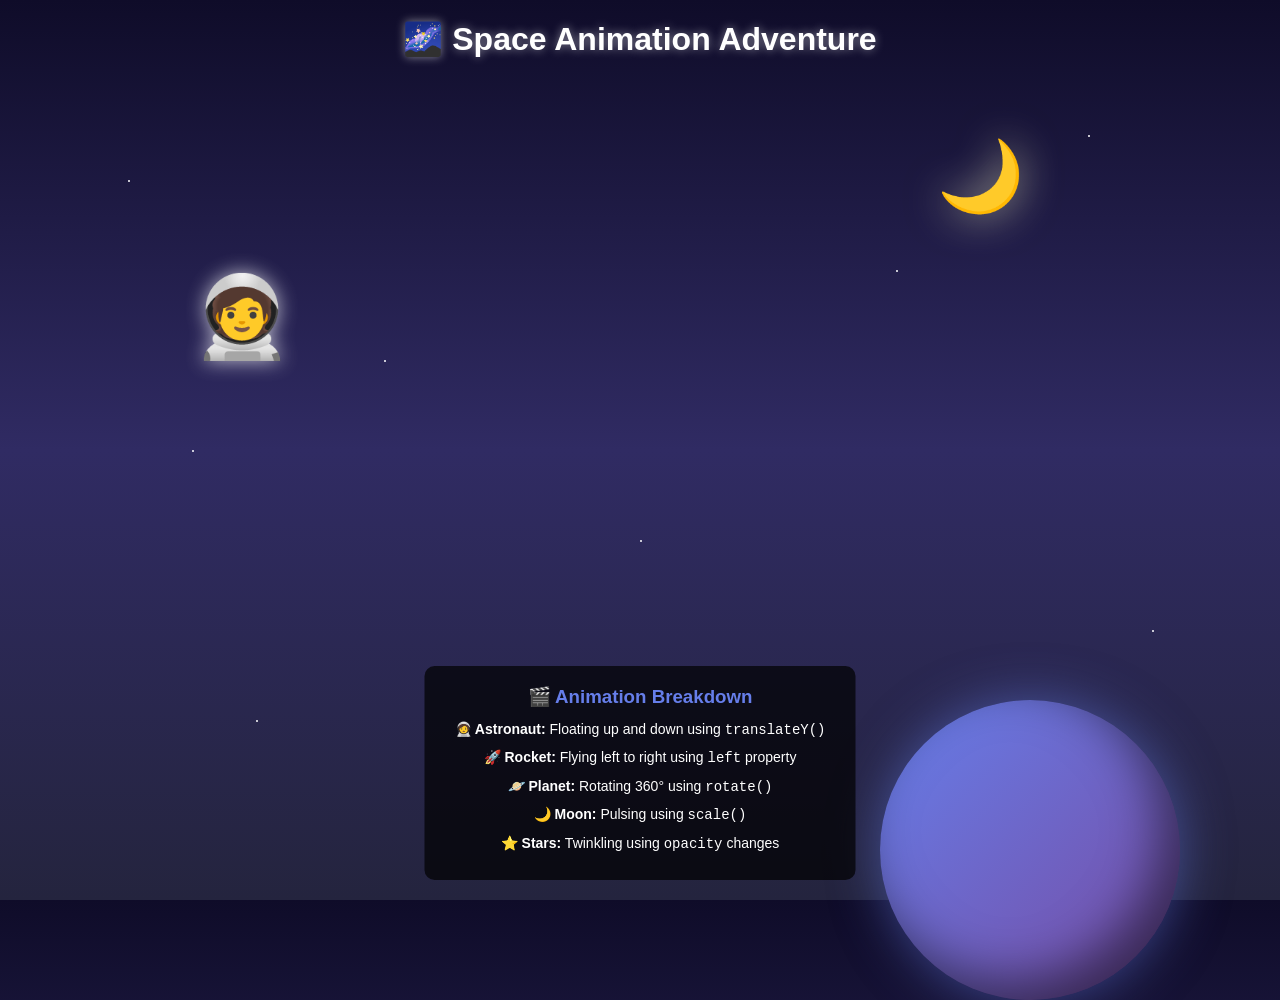
<file: Week4/SpaceAnimation.html/index.html>
<!DOCTYPE html>
<html lang="en">
<head>
  <meta charset="UTF-8">
  <meta name="viewport" content="width=device-width, initial-scale=1.0">
  <title>Task 9: Space Animation</title>
  <style>
    /* ============================================ */
    /* CSS KEYFRAME ANIMATIONS EXPLAINED:
    /* 
    /* Keyframes define what happens during an animation.
    /* Think of it like a flipbook - you define key moments,
    /* and CSS fills in the motion between them.
    /* 
    /* Basic structure:
    /* @keyframes animation-name {
    /*   0% { starting styles }
    /*   50% { middle styles }
    /*   100% { ending styles }
    /* }
    /* ============================================ */

    /* RESET - Remove default spacing */
    * {
      margin: 0;
      padding: 0;
      box-sizing: border-box;
    }

    /* BODY - Space background */
    body {
      /* Background: Dark space with gradient */
      background: linear-gradient(to bottom, #0f0c29, #302b63, #24243e);
      height: 100vh; /* Full viewport height */
      overflow: hidden; /* Prevents scrollbars */
      position: relative; /* Allows absolute positioning of children */
      font-family: Arial, sans-serif;
    }

    /* TITLE */
    .title {
      text-align: center;
      color: white;
      padding: 20px;
      font-size: 32px;
      text-shadow: 0 0 10px rgba(255, 255, 255, 0.5);
      position: relative;
      z-index: 10; /* Stays on top of other elements */
    }

    /* ============================================ */
    /* STARS BACKGROUND - Twinkling effect
    /* ============================================ */
    .stars {
      position: absolute;
      width: 100%;
      height: 100%;
      top: 0;
      left: 0;
    }

    .star {
      position: absolute;
      width: 2px;
      height: 2px;
      background: white;
      border-radius: 50%; /* Makes it circular */
      
      /* ANIMATION property breakdown:
         animation: name duration timing-function delay iteration-count */
      animation: twinkle 3s ease-in-out infinite;
    }

    /* KEYFRAME: Twinkling stars */
    @keyframes twinkle {
      0% { opacity: 0.3; } /* Dim */
      50% { opacity: 1; } /* Bright */
      100% { opacity: 0.3; } /* Dim again */
    }

    /* Position stars randomly (just a few for demo) */
    .star:nth-child(1) { top: 20%; left: 10%; animation-delay: 0s; }
    .star:nth-child(2) { top: 40%; left: 30%; animation-delay: 0.5s; }
    .star:nth-child(3) { top: 60%; left: 50%; animation-delay: 1s; }
    .star:nth-child(4) { top: 30%; left: 70%; animation-delay: 1.5s; }
    .star:nth-child(5) { top: 80%; left: 20%; animation-delay: 2s; }
    .star:nth-child(6) { top: 15%; left: 85%; animation-delay: 0.8s; }
    .star:nth-child(7) { top: 70%; left: 90%; animation-delay: 1.2s; }
    .star:nth-child(8) { top: 50%; left: 15%; animation-delay: 1.8s; }

    /* ============================================ */
    /* PLANET - Rotating animation
    /* ============================================ */
    .planet {
      position: absolute;
      bottom: -100px; /* Partially off screen */
      right: 100px;
      width: 300px;
      height: 300px;
      background: linear-gradient(135deg, #667eea 0%, #764ba2 100%);
      border-radius: 50%; /* Makes it circular */
      box-shadow: 
        0 0 50px rgba(102, 126, 234, 0.5), /* Outer glow */
        inset -20px -20px 50px rgba(0, 0, 0, 0.5); /* Inner shadow for depth */
      
      /* ANIMATION: Rotate the planet */
      /* rotate = animation name, 20s = duration, linear = constant speed, infinite = never stops */
      animation: rotate 20s linear infinite;
    }

    /* KEYFRAME: Rotating animation */
    @keyframes rotate {
      0% { 
        transform: rotate(0deg); /* Starting angle */
      }
      100% { 
        transform: rotate(360deg); /* Full circle */
      }
    }

    /* ============================================ */
    /* ASTRONAUT - Floating animation
    /* ============================================ */
    .astronaut {
      position: absolute;
      left: 15%; /* Position from left */
      top: 30%; /* Position from top */
      font-size: 80px; /* Size of emoji */
      
      /* ANIMATION: Floating up and down */
      /* float = animation name, 3s = duration, ease-in-out = smooth start/end, infinite = repeats forever */
      animation: float 3s ease-in-out infinite;
      
      /* Add a filter for glow effect */
      filter: drop-shadow(0 0 10px rgba(255, 255, 255, 0.7));
    }

    /* KEYFRAME: Floating motion (up and down) */
    @keyframes float {
      0% { 
        transform: translateY(0px); /* Starting position */
      }
      50% { 
        transform: translateY(-30px); /* Move up 30px */
      }
      100% { 
        transform: translateY(0px); /* Back to start */
      }
    }

    /* ============================================ */
    /* ROCKET - Flying animation (moves across screen)
    /* ============================================ */
    .rocket {
      position: absolute;
      bottom: 20%;
      left: -100px; /* Starts off screen (left side) */
      font-size: 60px;
      
      /* ANIMATION: Fly from left to right */
      /* fly = animation name, 8s = duration, linear = constant speed, infinite = repeats */
      animation: fly 8s linear infinite;
      
      /* Rotate rocket to point right */
      transform: rotate(-45deg);
      filter: drop-shadow(0 0 15px rgba(255, 200, 0, 0.8));
    }

    /* KEYFRAME: Flying motion (left to right) */
    @keyframes fly {
      0% { 
        left: -100px; /* Start: Off screen left */
        bottom: 20%;
      }
      100% { 
        left: 110%; /* End: Off screen right (110% to go fully past edge) */
        bottom: 80%; /* Also moves up as it flies */
      }
    }

    /* ============================================ */
    /* MOON - Gentle pulse animation
    /* ============================================ */
    .moon {
      position: absolute;
      top: 15%;
      right: 20%;
      font-size: 70px;
      
      /* ANIMATION: Gentle pulsing effect */
      animation: pulse 4s ease-in-out infinite;
      filter: drop-shadow(0 0 20px rgba(255, 255, 200, 0.6));
    }

    /* KEYFRAME: Pulsing effect (grows and shrinks) */
    @keyframes pulse {
      0% { 
        transform: scale(1); /* Normal size */
        opacity: 0.8;
      }
      50% { 
        transform: scale(1.1); /* 10% bigger */
        opacity: 1;
      }
      100% { 
        transform: scale(1); /* Back to normal */
        opacity: 0.8;
      }
    }

    /* INFO BOX - Explains the animations */
    .info-box {
      position: absolute;
      bottom: 20px;
      left: 50%;
      transform: translateX(-50%); /* Centers it */
      background-color: rgba(0, 0, 0, 0.7);
      color: white;
      padding: 20px 30px;
      border-radius: 10px;
      text-align: center;
      max-width: 600px;
      z-index: 10;
    }

    .info-box h3 {
      margin-bottom: 10px;
      color: #667eea;
    }

    .info-box p {
      font-size: 14px;
      line-height: 1.6;
      margin: 5px 0;
    }

    /* RESPONSIVE - Adjust for mobile */
    @media screen and (max-width: 768px) {
      .title {
        font-size: 24px;
        padding: 15px;
      }

      .planet {
        width: 200px;
        height: 200px;
        right: 50px;
        bottom: -80px;
      }

      .astronaut {
        font-size: 50px;
        left: 10%;
      }

      .rocket {
        font-size: 40px;
      }

      .moon {
        font-size: 50px;
        top: 10%;
        right: 10%;
      }

      .info-box {
        padding: 15px;
        font-size: 12px;
        max-width: 90%;
      }
    }
  </style>
</head>
<body>

  <!-- TITLE -->
  <h1 class="title">🌌 Space Animation Adventure</h1>

  <!-- STARS - Background twinkling stars -->
  <div class="stars">
    <div class="star"></div>
    <div class="star"></div>
    <div class="star"></div>
    <div class="star"></div>
    <div class="star"></div>
    <div class="star"></div>
    <div class="star"></div>
    <div class="star"></div>
  </div>

  <!-- PLANET - Rotating in corner -->
  <div class="planet"></div>

  <!-- ASTRONAUT - Floating up and down -->
  <div class="astronaut">🧑‍🚀</div>

  <!-- ROCKET - Flying across screen -->
  <div class="rocket">🚀</div>

  <!-- MOON - Pulsing effect -->
  <div class="moon">🌙</div>

  <!-- INFO BOX - Explains what's happening -->
  <div class="info-box">
    <h3>🎬 Animation Breakdown</h3>
    <p><strong>🧑‍🚀 Astronaut:</strong> Floating up and down using <code>translateY()</code></p>
    <p><strong>🚀 Rocket:</strong> Flying left to right using <code>left</code> property</p>
    <p><strong>🪐 Planet:</strong> Rotating 360° using <code>rotate()</code></p>
    <p><strong>🌙 Moon:</strong> Pulsing using <code>scale()</code></p>
    <p><strong>⭐ Stars:</strong> Twinkling using <code>opacity</code> changes</p>
  </div>

</body>
</html>
</file>
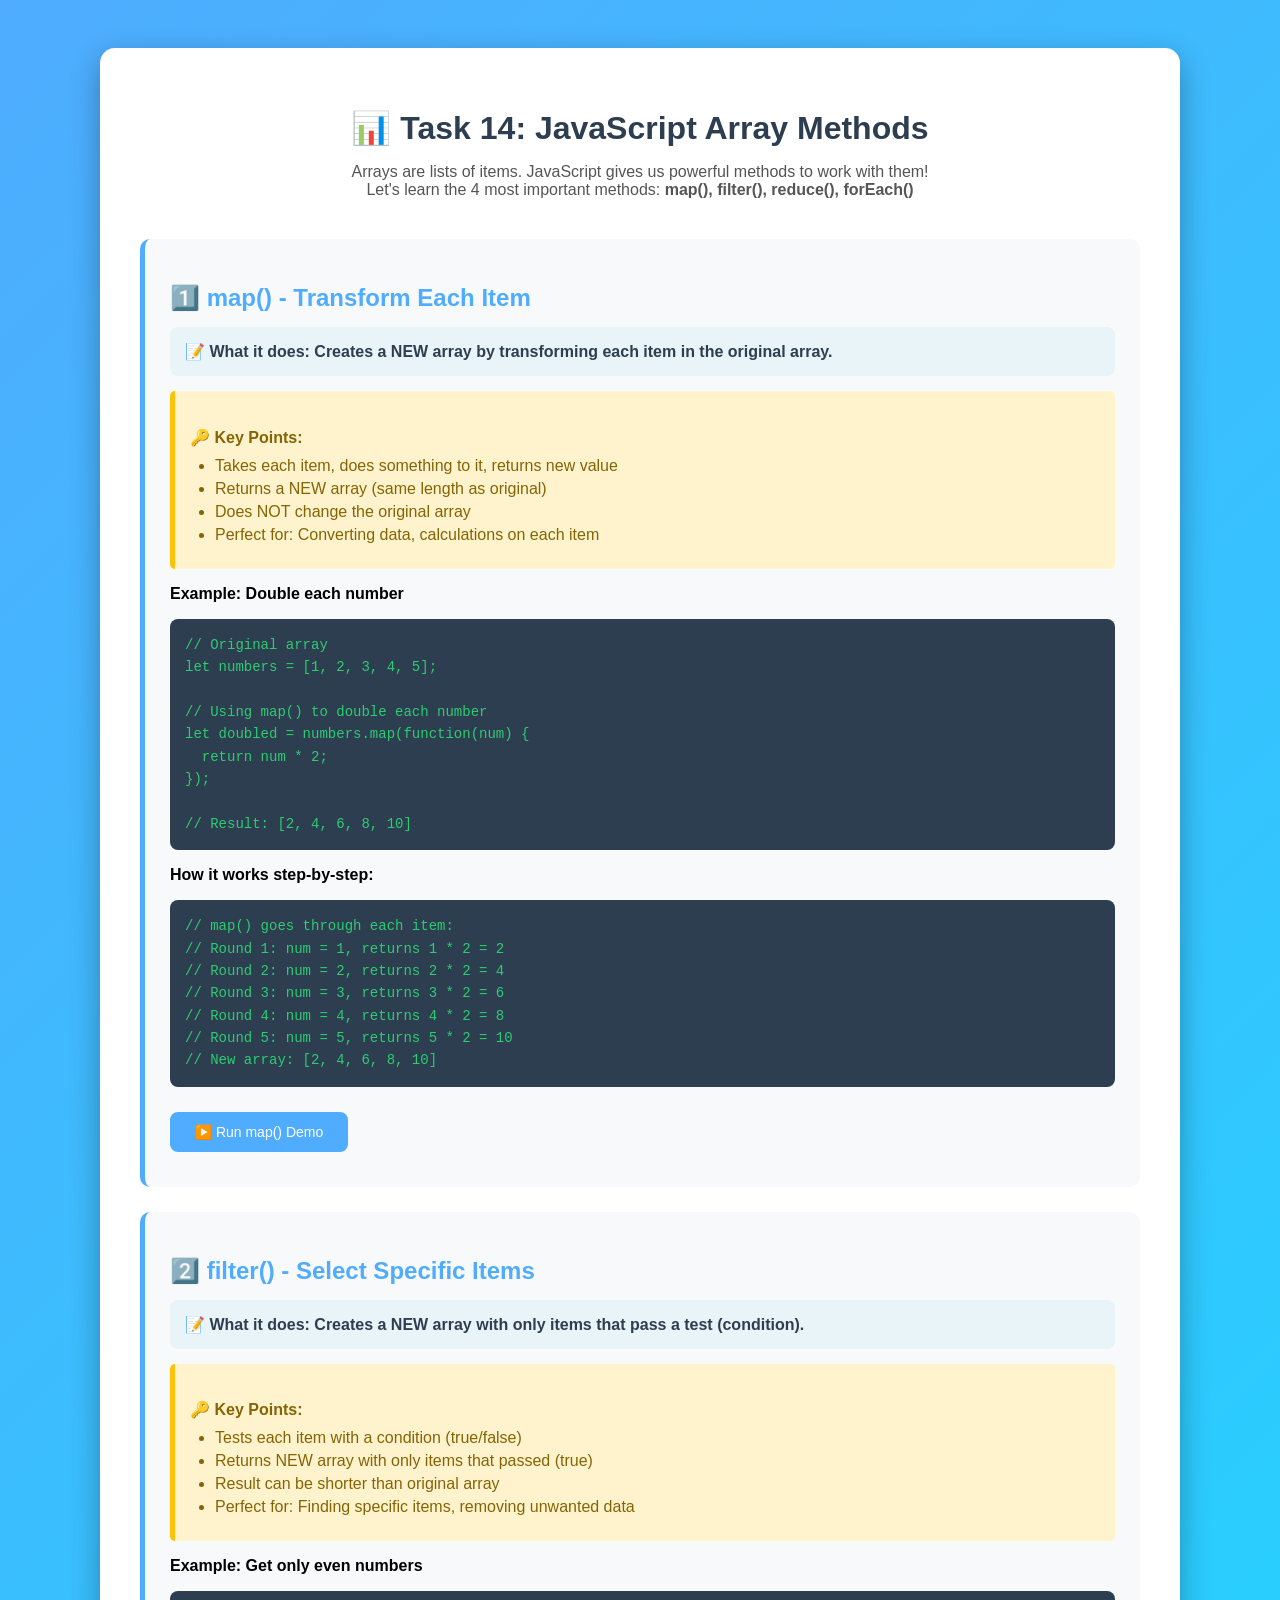
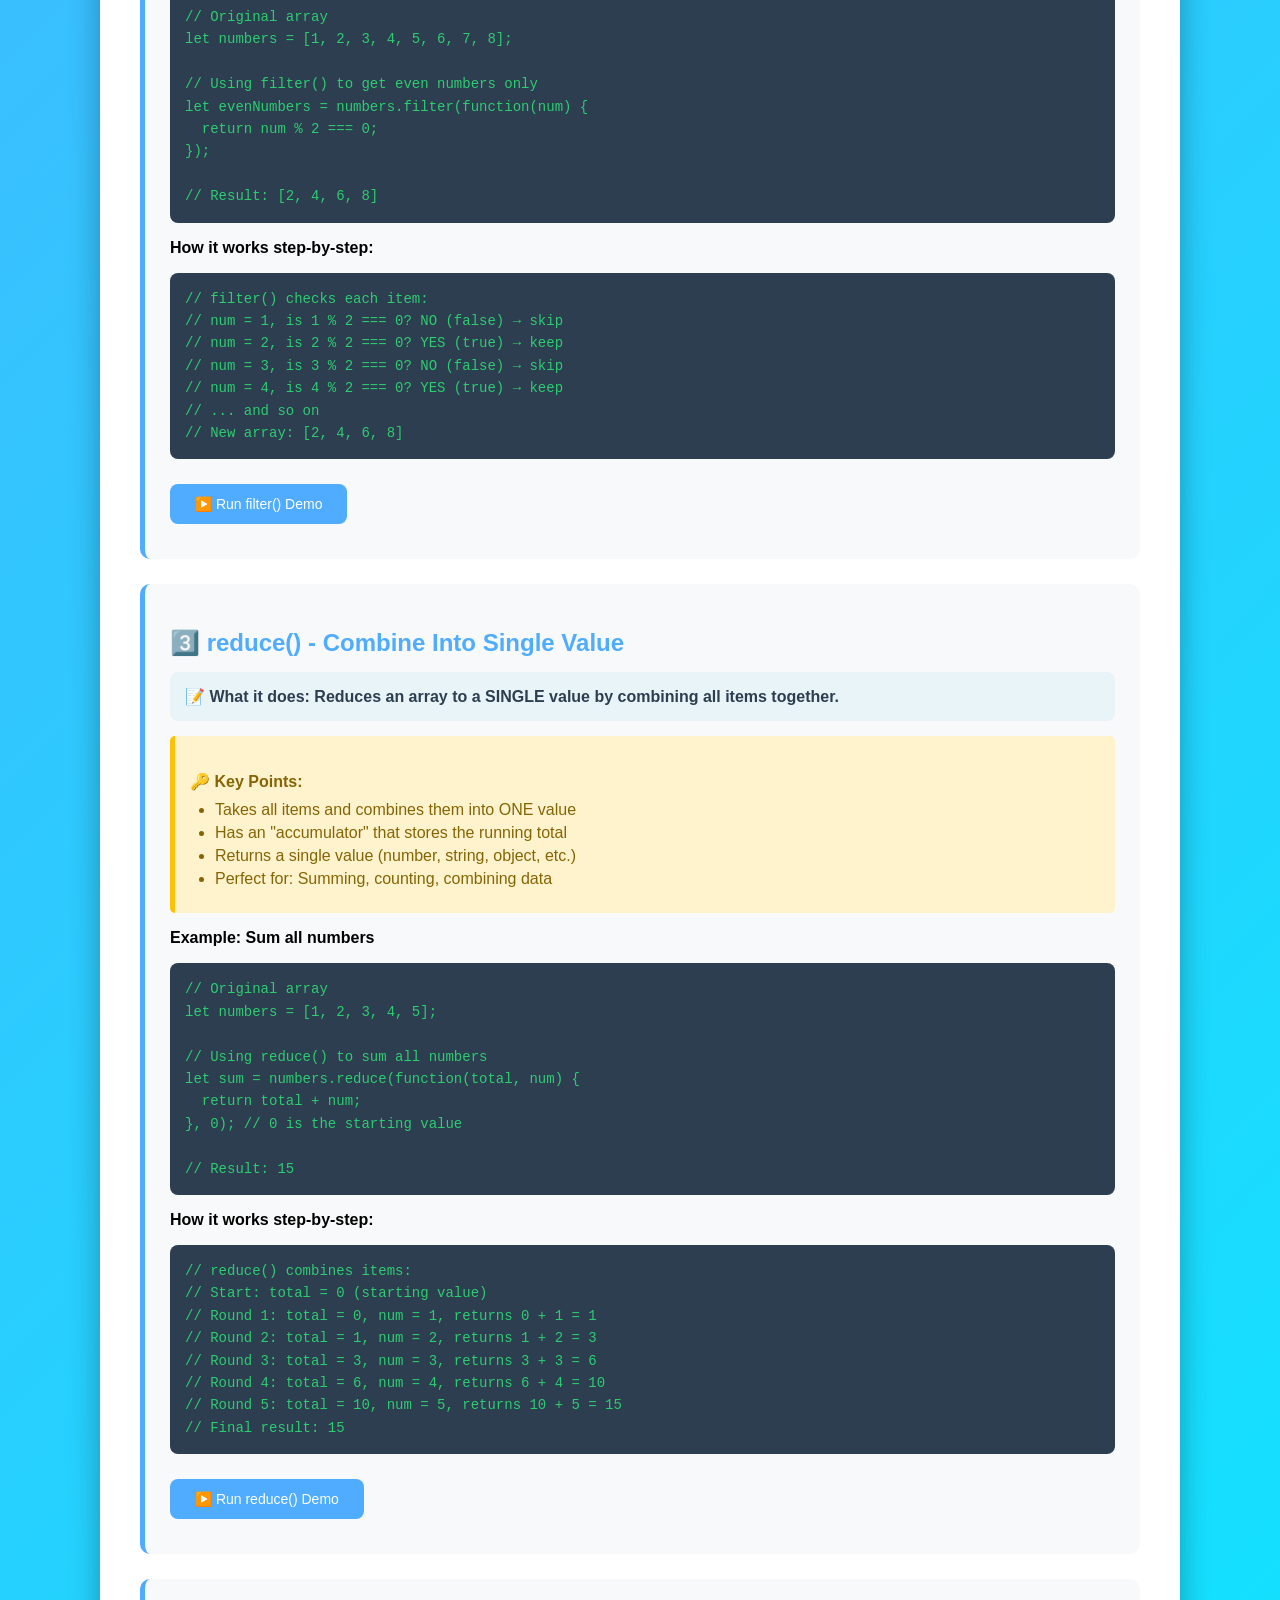
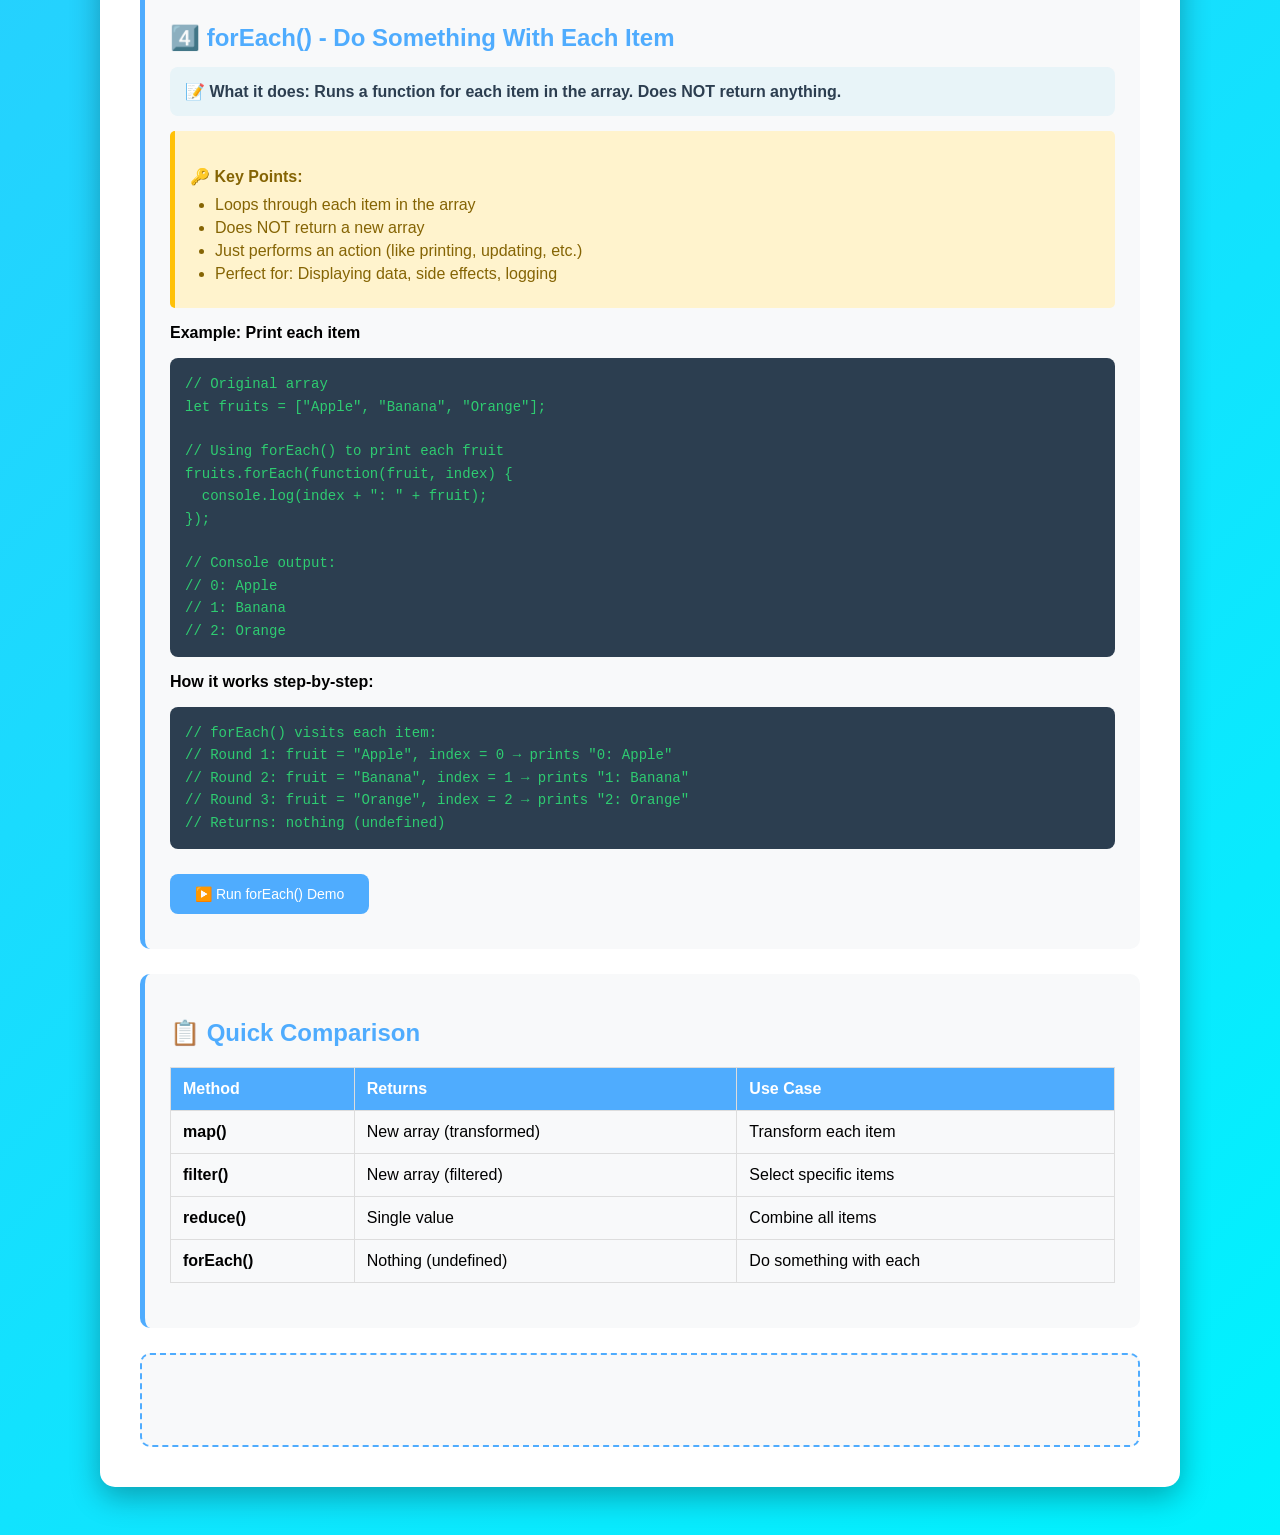
<file: Week5/ArrayMethods/index.html>
<!DOCTYPE html>
<html lang="en">
<head>
  <meta charset="UTF-8">
  <meta name="viewport" content="width=device-width, initial-scale=1.0">
  <title>Task 14: Array Methods</title>
  <style>
    /* Basic styling */
    body {
      font-family: Arial, sans-serif;
      background: linear-gradient(135deg, #4facfe 0%, #00f2fe 100%);
      padding: 40px 20px;
      min-height: 100vh;
    }

    .container {
      max-width: 1000px;
      margin: 0 auto;
      background-color: white;
      padding: 40px;
      border-radius: 15px;
      box-shadow: 0 10px 30px rgba(0, 0, 0, 0.3);
    }

    h1 {
      color: #2c3e50;
      text-align: center;
      margin-bottom: 15px;
    }

    .intro {
      text-align: center;
      color: #555;
      margin-bottom: 40px;
      font-size: 16px;
    }

    .method-card {
      background-color: #f8f9fa;
      padding: 25px;
      border-radius: 10px;
      margin: 25px 0;
      border-left: 5px solid #4facfe;
    }

    .method-card h2 {
      color: #4facfe;
      margin-bottom: 10px;
      font-size: 24px;
    }

    .method-card .description {
      background-color: #e8f4f8;
      padding: 15px;
      border-radius: 8px;
      margin: 15px 0;
      color: #2c3e50;
      font-weight: bold;
    }

    .code-example {
      background-color: #2c3e50;
      color: #2ecc71;
      padding: 15px;
      border-radius: 8px;
      font-family: 'Courier New', monospace;
      margin: 15px 0;
      overflow-x: auto;
      font-size: 14px;
      line-height: 1.6;
    }

    .result-box {
      background-color: #d4edda;
      border: 2px solid #28a745;
      padding: 15px;
      border-radius: 8px;
      margin: 15px 0;
      color: #155724;
      font-weight: bold;
    }

    .result-box span {
      color: #0c5460;
      font-family: 'Courier New', monospace;
    }

    button {
      background-color: #4facfe;
      color: white;
      border: none;
      padding: 12px 25px;
      font-size: 14px;
      border-radius: 8px;
      cursor: pointer;
      margin: 10px 5px 10px 0;
      transition: all 0.3s ease;
    }

    button:hover {
      background-color: #3a9cee;
      transform: translateY(-2px);
    }

    .key-points {
      background-color: #fff3cd;
      border-left: 5px solid #ffc107;
      padding: 15px;
      margin: 15px 0;
      border-radius: 5px;
    }

    .key-points h4 {
      color: #856404;
      margin-bottom: 10px;
    }

    .key-points ul {
      margin: 10px 0;
      padding-left: 25px;
      color: #856404;
    }

    .key-points li {
      margin: 5px 0;
    }

    #demo-output {
      background-color: #f8f9fa;
      padding: 20px;
      border-radius: 10px;
      margin-top: 20px;
      min-height: 50px;
      border: 2px dashed #4facfe;
    }
  </style>
</head>
<body>

  <div class="container">
    <h1>📊 Task 14: JavaScript Array Methods</h1>
    <p class="intro">
      Arrays are lists of items. JavaScript gives us powerful methods to work with them!<br>
      Let's learn the 4 most important methods: <strong>map(), filter(), reduce(), forEach()</strong>
    </p>

    <!-- ============================================ -->
    <!-- METHOD 1: map() -->
    <!-- ============================================ -->
    <div class="method-card">
      <h2>1️⃣ map() - Transform Each Item</h2>
      
      <div class="description">
        📝 <strong>What it does:</strong> Creates a NEW array by transforming each item in the original array.
      </div>

      <div class="key-points">
        <h4>🔑 Key Points:</h4>
        <ul>
          <li>Takes each item, does something to it, returns new value</li>
          <li>Returns a NEW array (same length as original)</li>
          <li>Does NOT change the original array</li>
          <li>Perfect for: Converting data, calculations on each item</li>
        </ul>
      </div>

      <p><strong>Example: Double each number</strong></p>
      <div class="code-example">
// Original array<br>
let numbers = [1, 2, 3, 4, 5];<br>
<br>
// Using map() to double each number<br>
let doubled = numbers.map(function(num) {<br>
&nbsp;&nbsp;return num * 2;<br>
});<br>
<br>
// Result: [2, 4, 6, 8, 10]
      </div>

      <p><strong>How it works step-by-step:</strong></p>
      <div class="code-example">
// map() goes through each item:<br>
// Round 1: num = 1, returns 1 * 2 = 2<br>
// Round 2: num = 2, returns 2 * 2 = 4<br>
// Round 3: num = 3, returns 3 * 2 = 6<br>
// Round 4: num = 4, returns 4 * 2 = 8<br>
// Round 5: num = 5, returns 5 * 2 = 10<br>
// New array: [2, 4, 6, 8, 10]
      </div>

      <button onclick="demoMap()">▶️ Run map() Demo</button>
    </div>

    <!-- ============================================ -->
    <!-- METHOD 2: filter() -->
    <!-- ============================================ -->
    <div class="method-card">
      <h2>2️⃣ filter() - Select Specific Items</h2>
      
      <div class="description">
        📝 <strong>What it does:</strong> Creates a NEW array with only items that pass a test (condition).
      </div>

      <div class="key-points">
        <h4>🔑 Key Points:</h4>
        <ul>
          <li>Tests each item with a condition (true/false)</li>
          <li>Returns NEW array with only items that passed (true)</li>
          <li>Result can be shorter than original array</li>
          <li>Perfect for: Finding specific items, removing unwanted data</li>
        </ul>
      </div>

      <p><strong>Example: Get only even numbers</strong></p>
      <div class="code-example">
// Original array<br>
let numbers = [1, 2, 3, 4, 5, 6, 7, 8];<br>
<br>
// Using filter() to get even numbers only<br>
let evenNumbers = numbers.filter(function(num) {<br>
&nbsp;&nbsp;return num % 2 === 0;<br>
});<br>
<br>
// Result: [2, 4, 6, 8]
      </div>

      <p><strong>How it works step-by-step:</strong></p>
      <div class="code-example">
// filter() checks each item:<br>
// num = 1, is 1 % 2 === 0? NO (false) → skip<br>
// num = 2, is 2 % 2 === 0? YES (true) → keep<br>
// num = 3, is 3 % 2 === 0? NO (false) → skip<br>
// num = 4, is 4 % 2 === 0? YES (true) → keep<br>
// ... and so on<br>
// New array: [2, 4, 6, 8]
      </div>

      <button onclick="demoFilter()">▶️ Run filter() Demo</button>
    </div>

    <!-- ============================================ -->
    <!-- METHOD 3: reduce() -->
    <!-- ============================================ -->
    <div class="method-card">
      <h2>3️⃣ reduce() - Combine Into Single Value</h2>
      
      <div class="description">
        📝 <strong>What it does:</strong> Reduces an array to a SINGLE value by combining all items together.
      </div>

      <div class="key-points">
        <h4>🔑 Key Points:</h4>
        <ul>
          <li>Takes all items and combines them into ONE value</li>
          <li>Has an "accumulator" that stores the running total</li>
          <li>Returns a single value (number, string, object, etc.)</li>
          <li>Perfect for: Summing, counting, combining data</li>
        </ul>
      </div>

      <p><strong>Example: Sum all numbers</strong></p>
      <div class="code-example">
// Original array<br>
let numbers = [1, 2, 3, 4, 5];<br>
<br>
// Using reduce() to sum all numbers<br>
let sum = numbers.reduce(function(total, num) {<br>
&nbsp;&nbsp;return total + num;<br>
}, 0); // 0 is the starting value<br>
<br>
// Result: 15
      </div>

      <p><strong>How it works step-by-step:</strong></p>
      <div class="code-example">
// reduce() combines items:<br>
// Start: total = 0 (starting value)<br>
// Round 1: total = 0, num = 1, returns 0 + 1 = 1<br>
// Round 2: total = 1, num = 2, returns 1 + 2 = 3<br>
// Round 3: total = 3, num = 3, returns 3 + 3 = 6<br>
// Round 4: total = 6, num = 4, returns 6 + 4 = 10<br>
// Round 5: total = 10, num = 5, returns 10 + 5 = 15<br>
// Final result: 15
      </div>

      <button onclick="demoReduce()">▶️ Run reduce() Demo</button>
    </div>

    <!-- ============================================ -->
    <!-- METHOD 4: forEach() -->
    <!-- ============================================ -->
    <div class="method-card">
      <h2>4️⃣ forEach() - Do Something With Each Item</h2>
      
      <div class="description">
        📝 <strong>What it does:</strong> Runs a function for each item in the array. Does NOT return anything.
      </div>

      <div class="key-points">
        <h4>🔑 Key Points:</h4>
        <ul>
          <li>Loops through each item in the array</li>
          <li>Does NOT return a new array</li>
          <li>Just performs an action (like printing, updating, etc.)</li>
          <li>Perfect for: Displaying data, side effects, logging</li>
        </ul>
      </div>

      <p><strong>Example: Print each item</strong></p>
      <div class="code-example">
// Original array<br>
let fruits = ["Apple", "Banana", "Orange"];<br>
<br>
// Using forEach() to print each fruit<br>
fruits.forEach(function(fruit, index) {<br>
&nbsp;&nbsp;console.log(index + ": " + fruit);<br>
});<br>
<br>
// Console output:<br>
// 0: Apple<br>
// 1: Banana<br>
// 2: Orange
      </div>

      <p><strong>How it works step-by-step:</strong></p>
      <div class="code-example">
// forEach() visits each item:<br>
// Round 1: fruit = "Apple", index = 0 → prints "0: Apple"<br>
// Round 2: fruit = "Banana", index = 1 → prints "1: Banana"<br>
// Round 3: fruit = "Orange", index = 2 → prints "2: Orange"<br>
// Returns: nothing (undefined)
      </div>

      <button onclick="demoForEach()">▶️ Run forEach() Demo</button>
    </div>

    <!-- ============================================ -->
    <!-- COMPARISON TABLE -->
    <!-- ============================================ -->
    <div class="method-card">
      <h2>📋 Quick Comparison</h2>
      <table style="width: 100%; border-collapse: collapse; margin: 20px 0;">
        <thead>
          <tr style="background-color: #4facfe; color: white;">
            <th style="padding: 12px; text-align: left; border: 1px solid #ddd;">Method</th>
            <th style="padding: 12px; text-align: left; border: 1px solid #ddd;">Returns</th>
            <th style="padding: 12px; text-align: left; border: 1px solid #ddd;">Use Case</th>
          </tr>
        </thead>
        <tbody>
          <tr style="background-color: #f8f9fa;">
            <td style="padding: 12px; border: 1px solid #ddd;"><strong>map()</strong></td>
            <td style="padding: 12px; border: 1px solid #ddd;">New array (transformed)</td>
            <td style="padding: 12px; border: 1px solid #ddd;">Transform each item</td>
          </tr>
          <tr>
            <td style="padding: 12px; border: 1px solid #ddd;"><strong>filter()</strong></td>
            <td style="padding: 12px; border: 1px solid #ddd;">New array (filtered)</td>
            <td style="padding: 12px; border: 1px solid #ddd;">Select specific items</td>
          </tr>
          <tr style="background-color: #f8f9fa;">
            <td style="padding: 12px; border: 1px solid #ddd;"><strong>reduce()</strong></td>
            <td style="padding: 12px; border: 1px solid #ddd;">Single value</td>
            <td style="padding: 12px; border: 1px solid #ddd;">Combine all items</td>
          </tr>
          <tr>
            <td style="padding: 12px; border: 1px solid #ddd;"><strong>forEach()</strong></td>
            <td style="padding: 12px; border: 1px solid #ddd;">Nothing (undefined)</td>
            <td style="padding: 12px; border: 1px solid #ddd;">Do something with each</td>
          </tr>
        </tbody>
      </table>
    </div>

    <!-- Demo output area -->
    <div id="demo-output"></div>
  </div>

  <!-- ============================================ -->
  <!-- JAVASCRIPT CODE WITH DEMOS -->
  <!-- ============================================ -->
  <script>
    /* ============================================
       DEMO 1: map() - Transform each item
       ============================================ */
    function demoMap() {
      // Clear previous output
      let output = document.getElementById("demo-output");
      
      // Original array
      let numbers = [1, 2, 3, 4, 5];
      
      /* Using map() to double each number
         
         SYNTAX: array.map(function(item, index, array) {
           return transformedItem;
         });
         
         Parameters:
         - item: Current item being processed
         - index: Position of item (optional)
         - array: The original array (optional)
      */
      
      let doubled = numbers.map(function(num) {
        // This function runs for EACH number
        // Whatever we return becomes the new value
        return num * 2;
      });
      
      // BONUS: Arrow function syntax (shorter way to write)
      // let doubled = numbers.map(num => num * 2);
      
      // Display results
      output.innerHTML = `
        <h3>🎯 map() Demo Results:</h3>
        <div class="result-box">
          <p><strong>Original Array:</strong> <span>[${numbers}]</span></p>
          <p><strong>After map (doubled):</strong> <span>[${doubled}]</span></p>
          <p><strong>What happened:</strong> Each number was multiplied by 2</p>
        </div>
      `;
      
      // Console logging for learning
      console.log("--- map() DEMO ---");
      console.log("Original:", numbers);
      console.log("Doubled:", doubled);
    }

    /* ============================================
       DEMO 2: filter() - Select specific items
       ============================================ */
    function demoFilter() {
      let output = document.getElementById("demo-output");
      
      // Original array
      let numbers = [1, 2, 3, 4, 5, 6, 7, 8, 9, 10];
      
      /* Using filter() to get even numbers only
         
         SYNTAX: array.filter(function(item, index, array) {
           return true or false;
         });
         
         - Returns TRUE → item is KEPT in new array
         - Returns FALSE → item is REMOVED
         
         The % (modulo) operator returns the remainder:
         - 4 % 2 = 0 (even number)
         - 5 % 2 = 1 (odd number)
      */
      
      let evenNumbers = numbers.filter(function(num) {
        // Test: Is this number even?
        return num % 2 === 0;
        // If true, keep it. If false, skip it.
      });
      
      // BONUS: Also get odd numbers
      let oddNumbers = numbers.filter(function(num) {
        return num % 2 !== 0; // !== means "not equal to"
      });
      
      // Display results
      output.innerHTML = `
        <h3>🎯 filter() Demo Results:</h3>
        <div class="result-box">
          <p><strong>Original Array:</strong> <span>[${numbers}]</span></p>
          <p><strong>Even Numbers:</strong> <span>[${evenNumbers}]</span></p>
          <p><strong>Odd Numbers:</strong> <span>[${oddNumbers}]</span></p>
          <p><strong>What happened:</strong> Array was filtered based on conditions</p>
        </div>
      `;
      
      console.log("--- filter() DEMO ---");
      console.log("Original:", numbers);
      console.log("Even:", evenNumbers);
      console.log("Odd:", oddNumbers);
    }

    /* ============================================
       DEMO 3: reduce() - Combine into single value
       ============================================ */
    function demoReduce() {
      let output = document.getElementById("demo-output");
      
      // Original array
      let numbers = [5, 10, 15, 20];
      
      /* Using reduce() to sum all numbers
         
         SYNTAX: array.reduce(function(accumulator, currentItem, index, array) {
           return newAccumulatorValue;
         }, initialValue);
         
         Parameters:
         - accumulator: The "running total" (starts as initialValue)
         - currentItem: Current item being processed
         - initialValue: Starting value (0 in this case)
         
         Think of it like a snowball rolling down a hill,
         getting bigger as it picks up more snow!
      */
      
      let sum = numbers.reduce(function(total, num) {
        // Add current number to running total
        console.log(`Total: ${total}, Adding: ${num}, New Total: ${total + num}`);
        return total + num;
      }, 0); // Start with 0
      
      // BONUS: Find the maximum number
      let max = numbers.reduce(function(highest, num) {
        // Keep the higher of the two
        return num > highest ? num : highest;
      }, numbers[0]); // Start with first number
      
      // Display results
      output.innerHTML = `
        <h3>🎯 reduce() Demo Results:</h3>
        <div class="result-box">
          <p><strong>Original Array:</strong> <span>[${numbers}]</span></p>
          <p><strong>Sum of all numbers:</strong> <span>${sum}</span></p>
          <p><strong>Maximum number:</strong> <span>${max}</span></p>
          <p><strong>What happened:</strong> All items combined into single values</p>
          <p><em>Check console (F12) to see step-by-step calculation!</em></p>
        </div>
      `;
      
      console.log("--- reduce() DEMO ---");
      console.log("Original:", numbers);
      console.log("Sum:", sum);
      console.log("Max:", max);
    }

    /* ============================================
       DEMO 4: forEach() - Do something with each
       ============================================ */
    function demoForEach() {
      let output = document.getElementById("demo-output");
      
      // Original array
      let fruits = ["🍎 Apple", "🍌 Banana", "🍊 Orange", "🍇 Grapes", "🍓 Strawberry"];
      
      /* Using forEach() to display each fruit
         
         SYNTAX: array.forEach(function(item, index, array) {
           // Do something with item
         });
         
         NOTE: forEach() does NOT return anything!
         It just performs an action for each item.
      */
      
      let outputText = "";
      
      fruits.forEach(function(fruit, index) {
        // Build a string with each fruit
        // index gives us the position (0, 1, 2, etc.)
        outputText += `<p>Item ${index + 1}: ${fruit}</p>`;
        
        // Also log to console
        console.log(`Item ${index + 1}: ${fruit}`);
      });
      
      /* IMPORTANT DIFFERENCE:
         forEach() vs map():
         
         forEach():
         - Just does something (side effects)
         - Returns nothing (undefined)
         - Can't chain with other methods
         - Use when you just want to DO something
         
         map():
         - Creates and returns new array
         - Can chain with other methods
         - Use when you need transformed data
      */
      
      // Display results
      output.innerHTML = `
        <h3>🎯 forEach() Demo Results:</h3>
        <div class="result-box">
          <p><strong>Original Array:</strong> <span>[${fruits.join(', ')}]</span></p>
          <p><strong>forEach() loop output:</strong></p>
          ${outputText}
          <p style="margin-top: 15px;"><strong>What happened:</strong> Displayed each item (no new array created)</p>
        </div>
      `;
      
      console.log("--- forEach() DEMO ---");
      console.log("Original:", fruits);
      console.log("forEach() returns:", fruits.forEach(f => f)); // undefined
    }

    /* ============================================
       BONUS: CHAINING METHODS
       You can chain these methods together!
       ============================================ */
    function bonusDemo() {
      let numbers = [1, 2, 3, 4, 5, 6, 7, 8, 9, 10];
      
      // Chain: filter → map → reduce
      let result = numbers
        .filter(num => num % 2 === 0)  // Get even numbers: [2, 4, 6, 8, 10]
        .map(num => num * 2)            // Double them: [4, 8, 12, 16, 20]
        .reduce((sum, num) => sum + num, 0); // Sum them: 60
      
      console.log("Chained result:", result); // 60
    }

    /* ============================================
       KEY CONCEPTS SUMMARY:
       
       ARRAY METHODS:
       
       1. map() - Transform
          - Returns NEW array
          - Same length as original
          - Transforms each item
          
       2. filter() - Select
          - Returns NEW array
          - Can be shorter
          - Keeps items that pass test
          
       3. reduce() - Combine
          - Returns SINGLE value
          - Combines all items
          - Uses accumulator pattern
          
       4. forEach() - Execute
          - Returns NOTHING
          - Just performs action
          - For side effects only
       
       WHEN TO USE WHAT:
       - Need transformed data? → map()
       - Need to find items? → filter()
       - Need one value from all? → reduce()
       - Just need to do something? → forEach()
       
       ARROW FUNCTIONS (shorthand):
       - Old: function(x) { return x * 2; }
       - New: x => x * 2
       - Same thing, less typing!
       ============================================ */
  </script>

</body>
</html>
</file>
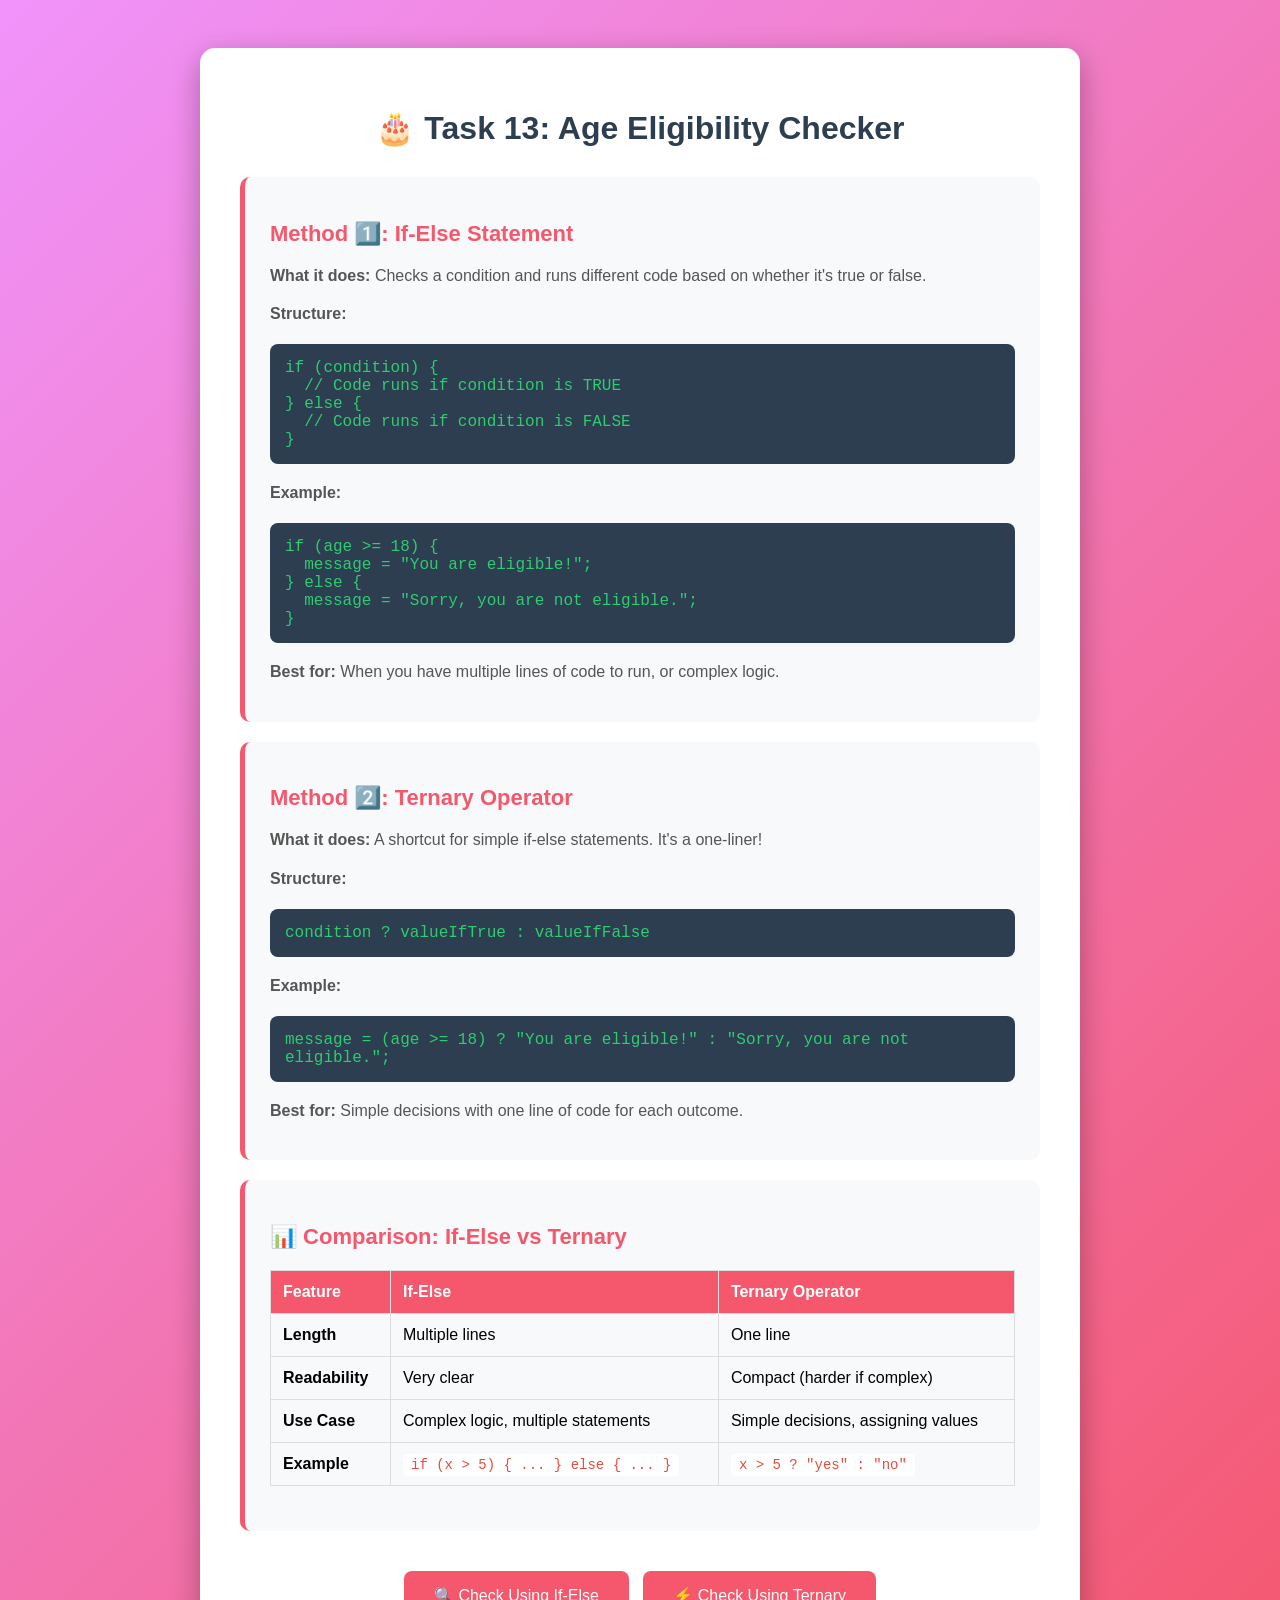
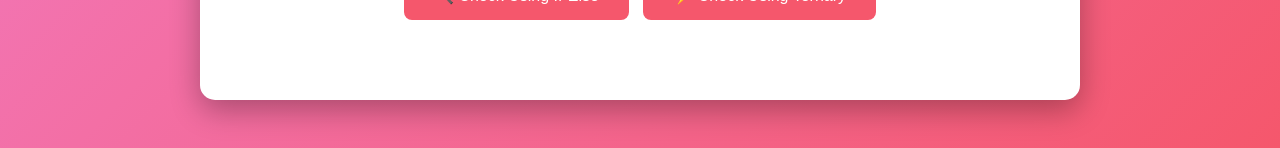
<file: Week5/Eligibility/index.html>
<!DOCTYPE html>
<html lang="en">
<head>
  <meta charset="UTF-8">
  <meta name="viewport" content="width=device-width, initial-scale=1.0">
  <title>Task 13: Eligibility Checker</title>
  <style>
    /* Basic styling */
    body {
      font-family: Arial, sans-serif;
      background: linear-gradient(135deg, #f093fb 0%, #f5576c 100%);
      padding: 40px 20px;
      min-height: 100vh;
    }

    .container {
      max-width: 800px;
      margin: 0 auto;
      background-color: white;
      padding: 40px;
      border-radius: 15px;
      box-shadow: 0 10px 30px rgba(0, 0, 0, 0.3);
    }

    h1 {
      color: #2c3e50;
      text-align: center;
      margin-bottom: 30px;
    }

    .method-section {
      background-color: #f8f9fa;
      padding: 25px;
      border-radius: 10px;
      margin: 20px 0;
      border-left: 5px solid #f5576c;
    }

    .method-section h2 {
      color: #f5576c;
      margin-bottom: 15px;
      font-size: 22px;
    }

    .method-section p {
      color: #555;
      line-height: 1.8;
      margin: 10px 0;
    }

    code {
      background-color: white;
      padding: 3px 8px;
      border-radius: 4px;
      color: #e74c3c;
      font-family: 'Courier New', monospace;
      font-size: 14px;
    }

    .code-block {
      background-color: #2c3e50;
      color: #2ecc71;
      padding: 15px;
      border-radius: 8px;
      font-family: 'Courier New', monospace;
      margin: 15px 0;
      overflow-x: auto;
    }

    button {
      background-color: #f5576c;
      color: white;
      border: none;
      padding: 15px 30px;
      font-size: 16px;
      border-radius: 8px;
      cursor: pointer;
      margin: 10px 5px;
      transition: all 0.3s ease;
      display: inline-block;
    }

    button:hover {
      background-color: #e74c5c;
      transform: translateY(-2px);
    }

    .button-container {
      text-align: center;
      margin: 30px 0;
    }

    #output {
      margin-top: 30px;
      padding: 25px;
      background-color: #e8f4f8;
      border-radius: 10px;
      text-align: center;
      font-size: 18px;
      font-weight: bold;
      color: #2c3e50;
      min-height: 50px;
      display: none; /* Hidden until we have results */
    }

    .eligible {
      background-color: #d4edda !important;
      color: #155724 !important;
      border: 2px solid #28a745;
    }

    .not-eligible {
      background-color: #f8d7da !important;
      color: #721c24 !important;
      border: 2px solid #dc3545;
    }

    .comparison-table {
      margin: 20px 0;
      width: 100%;
      border-collapse: collapse;
    }

    .comparison-table th,
    .comparison-table td {
      padding: 12px;
      text-align: left;
      border: 1px solid #ddd;
    }

    .comparison-table th {
      background-color: #f5576c;
      color: white;
    }

    .comparison-table tr:nth-child(even) {
      background-color: #f8f9fa;
    }
  </style>
</head>
<body>

  <div class="container">
    <h1>🎂 Task 13: Age Eligibility Checker</h1>

    <!-- Explanation: IF-ELSE -->
    <div class="method-section">
      <h2>Method 1️⃣: If-Else Statement</h2>
      <p><strong>What it does:</strong> Checks a condition and runs different code based on whether it's true or false.</p>
      
      <p><strong>Structure:</strong></p>
      <div class="code-block">
if (condition) {<br>
  &nbsp;&nbsp;// Code runs if condition is TRUE<br>
} else {<br>
  &nbsp;&nbsp;// Code runs if condition is FALSE<br>
}
      </div>

      <p><strong>Example:</strong></p>
      <div class="code-block">
if (age >= 18) {<br>
  &nbsp;&nbsp;message = "You are eligible!";<br>
} else {<br>
  &nbsp;&nbsp;message = "Sorry, you are not eligible.";<br>
}
      </div>

      <p><strong>Best for:</strong> When you have multiple lines of code to run, or complex logic.</p>
    </div>

    <!-- Explanation: TERNARY -->
    <div class="method-section">
      <h2>Method 2️⃣: Ternary Operator</h2>
      <p><strong>What it does:</strong> A shortcut for simple if-else statements. It's a one-liner!</p>
      
      <p><strong>Structure:</strong></p>
      <div class="code-block">
condition ? valueIfTrue : valueIfFalse
      </div>

      <p><strong>Example:</strong></p>
      <div class="code-block">
message = (age >= 18) ? "You are eligible!" : "Sorry, you are not eligible.";
      </div>

      <p><strong>Best for:</strong> Simple decisions with one line of code for each outcome.</p>
    </div>

    <!-- Comparison Table -->
    <div class="method-section">
      <h2>📊 Comparison: If-Else vs Ternary</h2>
      <table class="comparison-table">
        <thead>
          <tr>
            <th>Feature</th>
            <th>If-Else</th>
            <th>Ternary Operator</th>
          </tr>
        </thead>
        <tbody>
          <tr>
            <td><strong>Length</strong></td>
            <td>Multiple lines</td>
            <td>One line</td>
          </tr>
          <tr>
            <td><strong>Readability</strong></td>
            <td>Very clear</td>
            <td>Compact (harder if complex)</td>
          </tr>
          <tr>
            <td><strong>Use Case</strong></td>
            <td>Complex logic, multiple statements</td>
            <td>Simple decisions, assigning values</td>
          </tr>
          <tr>
            <td><strong>Example</strong></td>
            <td><code>if (x > 5) { ... } else { ... }</code></td>
            <td><code>x > 5 ? "yes" : "no"</code></td>
          </tr>
        </tbody>
      </table>
    </div>

    <!-- Buttons to run the scripts -->
    <div class="button-container">
      <button onclick="checkEligibilityIfElse()">🔍 Check Using If-Else</button>
      <button onclick="checkEligibilityTernary()">⚡ Check Using Ternary</button>
    </div>

    <!-- Output area -->
    <div id="output"></div>
  </div>

  <!-- ============================================ -->
  <!-- JAVASCRIPT CODE STARTS HERE -->
  <!-- ============================================ -->
  <script>
    /* ============================================
       METHOD 1: USING IF-ELSE STATEMENT
       ============================================ */
    function checkEligibilityIfElse() {
      
      // STEP 1: Get user's age using prompt()
      // prompt() always returns a STRING, so we need to convert it
      let ageInput = prompt("Enter your age:", "");
      
      // STEP 2: Check if user clicked Cancel or entered nothing
      if (ageInput === null || ageInput === "") {
        alert("You didn't enter an age!");
        return; // Stop the function here
      }

      // STEP 3: Convert string to number
      // parseInt() converts a string to an integer (whole number)
      // Example: "25" becomes 25
      let age = parseInt(ageInput);
      
      /* EXPLANATION OF parseInt():
         - Takes a string and converts it to a number
         - "18" (string) becomes 18 (number)
         - If it can't convert, returns NaN (Not a Number)
      */

      // STEP 4: Check if the conversion was successful
      // isNaN() checks if something is "Not a Number"
      if (isNaN(age)) {
        alert("Please enter a valid number!");
        return;
      }

      // STEP 5: Declare variables for our result
      let message; // Will hold the message
      let isEligible; // Will hold true or false

      // STEP 6: THE IF-ELSE STATEMENT
      // Check if age is greater than or equal to 18
      if (age >= 18) {
        // This code runs if condition is TRUE (age >= 18)
        message = "✅ You are ELIGIBLE! You can vote, drive, and more.";
        isEligible = true;
      } else {
        // This code runs if condition is FALSE (age < 18)
        message = "❌ You are NOT ELIGIBLE yet. You need to be 18 or older.";
        isEligible = false;
      }

      /* EXPLANATION OF IF-ELSE:
         - if (condition) - Checks if something is true
         - >= means "greater than or equal to"
         - If TRUE, runs first block { }
         - If FALSE, runs else block { }
         - Only ONE block runs, never both
      */

      // STEP 7: Display the result
      displayResult(message, isEligible, "If-Else");

      // STEP 8: Log to console for learning
      console.log("--- METHOD 1: IF-ELSE ---");
      console.log("Age entered:", age);
      console.log("Is eligible:", isEligible);
      console.log("Message:", message);
    }

    /* ============================================
       METHOD 2: USING TERNARY OPERATOR
       ============================================ */
    function checkEligibilityTernary() {
      
      // STEP 1: Get user's age
      let ageInput = prompt("Enter your age:", "");
      
      // STEP 2: Validate input
      if (ageInput === null || ageInput === "") {
        alert("You didn't enter an age!");
        return;
      }

      // STEP 3: Convert to number
      let age = parseInt(ageInput);
      
      // STEP 4: Check if valid
      if (isNaN(age)) {
        alert("Please enter a valid number!");
        return;
      }

      // STEP 5: THE TERNARY OPERATOR
      // Format: condition ? valueIfTrue : valueIfFalse
      let isEligible = (age >= 18) ? true : false;
      
      /* EXPLANATION OF TERNARY:
         - (age >= 18) is the condition
         - ? means "if true, use this:"
         - true is the value if condition is true
         - : means "otherwise, use this:"
         - false is the value if condition is false
         
         This ONE LINE does the same as:
         if (age >= 18) {
           isEligible = true;
         } else {
           isEligible = false;
         }
      */

      // Another ternary for the message
      let message = (age >= 18) 
        ? "✅ You are ELIGIBLE! You can vote, drive, and more."
        : "❌ You are NOT ELIGIBLE yet. You need to be 18 or older.";
      
      /* EXPLANATION:
         Same logic, but for the message string
         Much shorter than if-else!
      */

      // STEP 6: Display the result
      displayResult(message, isEligible, "Ternary");

      // STEP 7: Log to console
      console.log("--- METHOD 2: TERNARY ---");
      console.log("Age entered:", age);
      console.log("Is eligible:", isEligible);
      console.log("Message:", message);
    }

    /* ============================================
       HELPER FUNCTION: Display Results on Page
       ============================================ */
    function displayResult(message, isEligible, method) {
      // Get the output div
      let outputDiv = document.getElementById("output");
      
      // Make it visible
      outputDiv.style.display = "block";
      
      // Set the content
      outputDiv.innerHTML = `
        <h3>Method Used: ${method}</h3>
        <p>${message}</p>
        <p style="font-size: 14px; margin-top: 15px;">
          <em>Check the browser console (F12) to see detailed logs!</em>
        </p>
      `;
      
      /* EXPLANATION OF ${} :
         This is called "template literals" or "string interpolation"
         ${method} inserts the value of the method variable
         ${message} inserts the value of the message variable
         Makes it easy to combine text and variables!
      */
      
      // Add appropriate styling
      if (isEligible) {
        outputDiv.className = "eligible";
      } else {
        outputDiv.className = "not-eligible";
      }
    }

    /* ============================================
       KEY CONCEPTS SUMMARY:
       
       COMPARISON OPERATORS:
       - >= Greater than or equal to
       - <= Less than or equal to
       - > Greater than
       - < Less than
       - === Exactly equal to
       - !== Not equal to
       
       IF-ELSE:
       - Full syntax for decision making
       - Can have multiple lines in each block
       - Very readable
       - Use for complex logic
       
       TERNARY OPERATOR:
       - Shorthand for simple if-else
       - Format: condition ? ifTrue : ifFalse
       - One line only
       - Use for simple assignments
       
       TYPE CONVERSION:
       - parseInt("25") converts string to number
       - isNaN(x) checks if x is Not a Number
       - Always validate user input!
       
       TEMPLATE LITERALS:
       - Use backticks: `text ${variable} more text`
       - ${variable} inserts variable value
       - Much cleaner than "text " + variable + " more"
       ============================================ */
  </script>

</body>
</html>
</file>
<file: Week10/style.css>
* {
            margin: 0;
            padding: 0;
            box-sizing: border-box;
        }

        body {
            font-family: 'Segoe UI', Tahoma, Geneva, Verdana, sans-serif;
            background: linear-gradient(135deg, #667eea 0%, #764ba2 100%);
            min-height: 100vh;
            padding: 20px;
        }

        .container {
            max-width: 900px;
            margin: 0 auto;
        }

        .header {
            text-align: center;
            color: white;
            margin-bottom: 40px;
        }

        .header h1 {
            font-size: 2.5rem;
            margin-bottom: 10px;
        }

        .header p {
            font-size: 1.1rem;
            opacity: 0.9;
        }

        .search-box {
            background: white;
            padding: 30px;
            border-radius: 15px;
            box-shadow: 0 10px 30px rgba(0, 0, 0, 0.2);
            margin-bottom: 30px;
        }

        .input-group {
            display: flex;
            gap: 10px;
            margin-bottom: 15px;
        }

        #countryInput {
            flex: 1;
            padding: 15px 20px;
            font-size: 1rem;
            border: 2px solid #e0e0e0;
            border-radius: 8px;
            transition: border-color 0.3s;
        }

        #countryInput:focus {
            outline: none;
            border-color: #667eea;
        }

        #searchBtn {
            padding: 15px 35px;
            font-size: 1rem;
            font-weight: 600;
            background: linear-gradient(135deg, #667eea 0%, #764ba2 100%);
            color: white;
            border: none;
            border-radius: 8px;
            cursor: pointer;
            transition: transform 0.2s, box-shadow 0.2s;
        }

        #searchBtn:hover {
            transform: translateY(-2px);
            box-shadow: 0 5px 15px rgba(102, 126, 234, 0.4);
        }

        #searchBtn:active {
            transform: translateY(0);
        }

        #searchBtn:disabled {
            background: #ccc;
            cursor: not-allowed;
            transform: none;
        }

        .examples {
            font-size: 0.9rem;
            color: #666;
            text-align: center;
        }

        .examples strong {
            color: #667eea;
        }

        .loading {
            text-align: center;
            padding: 40px;
            background: white;
            border-radius: 15px;
            box-shadow: 0 10px 30px rgba(0, 0, 0, 0.2);
            display: none;
        }

        .loading.show {
            display: block;
        }

        .spinner {
            border: 4px solid #f3f3f3;
            border-top: 4px solid #667eea;
            border-radius: 50%;
            width: 50px;
            height: 50px;
            animation: spin 1s linear infinite;
            margin: 0 auto 20px;
        }

        @keyframes spin {
            0% { transform: rotate(0deg); }
            100% { transform: rotate(360deg); }
        }

        .error-message {
            background: #fee;
            border: 2px solid #fcc;
            color: #c33;
            padding: 20px;
            border-radius: 10px;
            text-align: center;
            display: none;
            margin-bottom: 20px;
        }

        .error-message.show {
            display: block;
        }

        .results-info {
            background: white;
            padding: 15px 20px;
            border-radius: 10px;
            margin-bottom: 20px;
            box-shadow: 0 5px 15px rgba(0, 0, 0, 0.1);
            display: none;
        }

        .results-info.show {
            display: block;
        }

        .results-info h3 {
            color: #667eea;
            margin-bottom: 5px;
        }

        #results {
            display: grid;
            grid-template-columns: repeat(auto-fill, minmax(300px, 1fr));
            gap: 20px;
        }

        .university-card {
            background: white;
            padding: 25px;
            border-radius: 12px;
            box-shadow: 0 5px 15px rgba(0, 0, 0, 0.1);
            transition: transform 0.3s, box-shadow 0.3s;
            animation: fadeIn 0.5s ease-in;
        }

        @keyframes fadeIn {
            from {
                opacity: 0;
                transform: translateY(20px);
            }
            to {
                opacity: 1;
                transform: translateY(0);
            }
        }

        .university-card:hover {
            transform: translateY(-5px);
            box-shadow: 0 10px 25px rgba(0, 0, 0, 0.15);
        }

        .university-card h3 {
            color: #333;
            margin-bottom: 15px;
            font-size: 1.2rem;
            line-height: 1.4;
        }

        .university-info {
            margin-bottom: 10px;
        }

        .university-info strong {
            color: #667eea;
            display: block;
            margin-bottom: 5px;
            font-size: 0.9rem;
        }

        .university-info span {
            color: #666;
        }

        .website-link {
            display: inline-block;
            margin-top: 15px;
            padding: 10px 20px;
            background: linear-gradient(135deg, #667eea 0%, #764ba2 100%);
            color: white;
            text-decoration: none;
            border-radius: 6px;
            font-size: 0.9rem;
            transition: transform 0.2s;
        }

        .website-link:hover {
            transform: scale(1.05);
        }

        .no-results {
            background: white;
            padding: 40px;
            border-radius: 15px;
            text-align: center;
            box-shadow: 0 10px 30px rgba(0, 0, 0, 0.2);
            display: none;
        }

        .no-results.show {
            display: block;
        }

        .no-results h3 {
            color: #667eea;
            font-size: 1.5rem;
            margin-bottom: 10px;
        }

        @media (max-width: 600px) {
            .header h1 {
                font-size: 2rem;
            }

            .input-group {
                flex-direction: column;
            }

            #results {
                grid-template-columns: 1fr;
            }
        }
</file>
